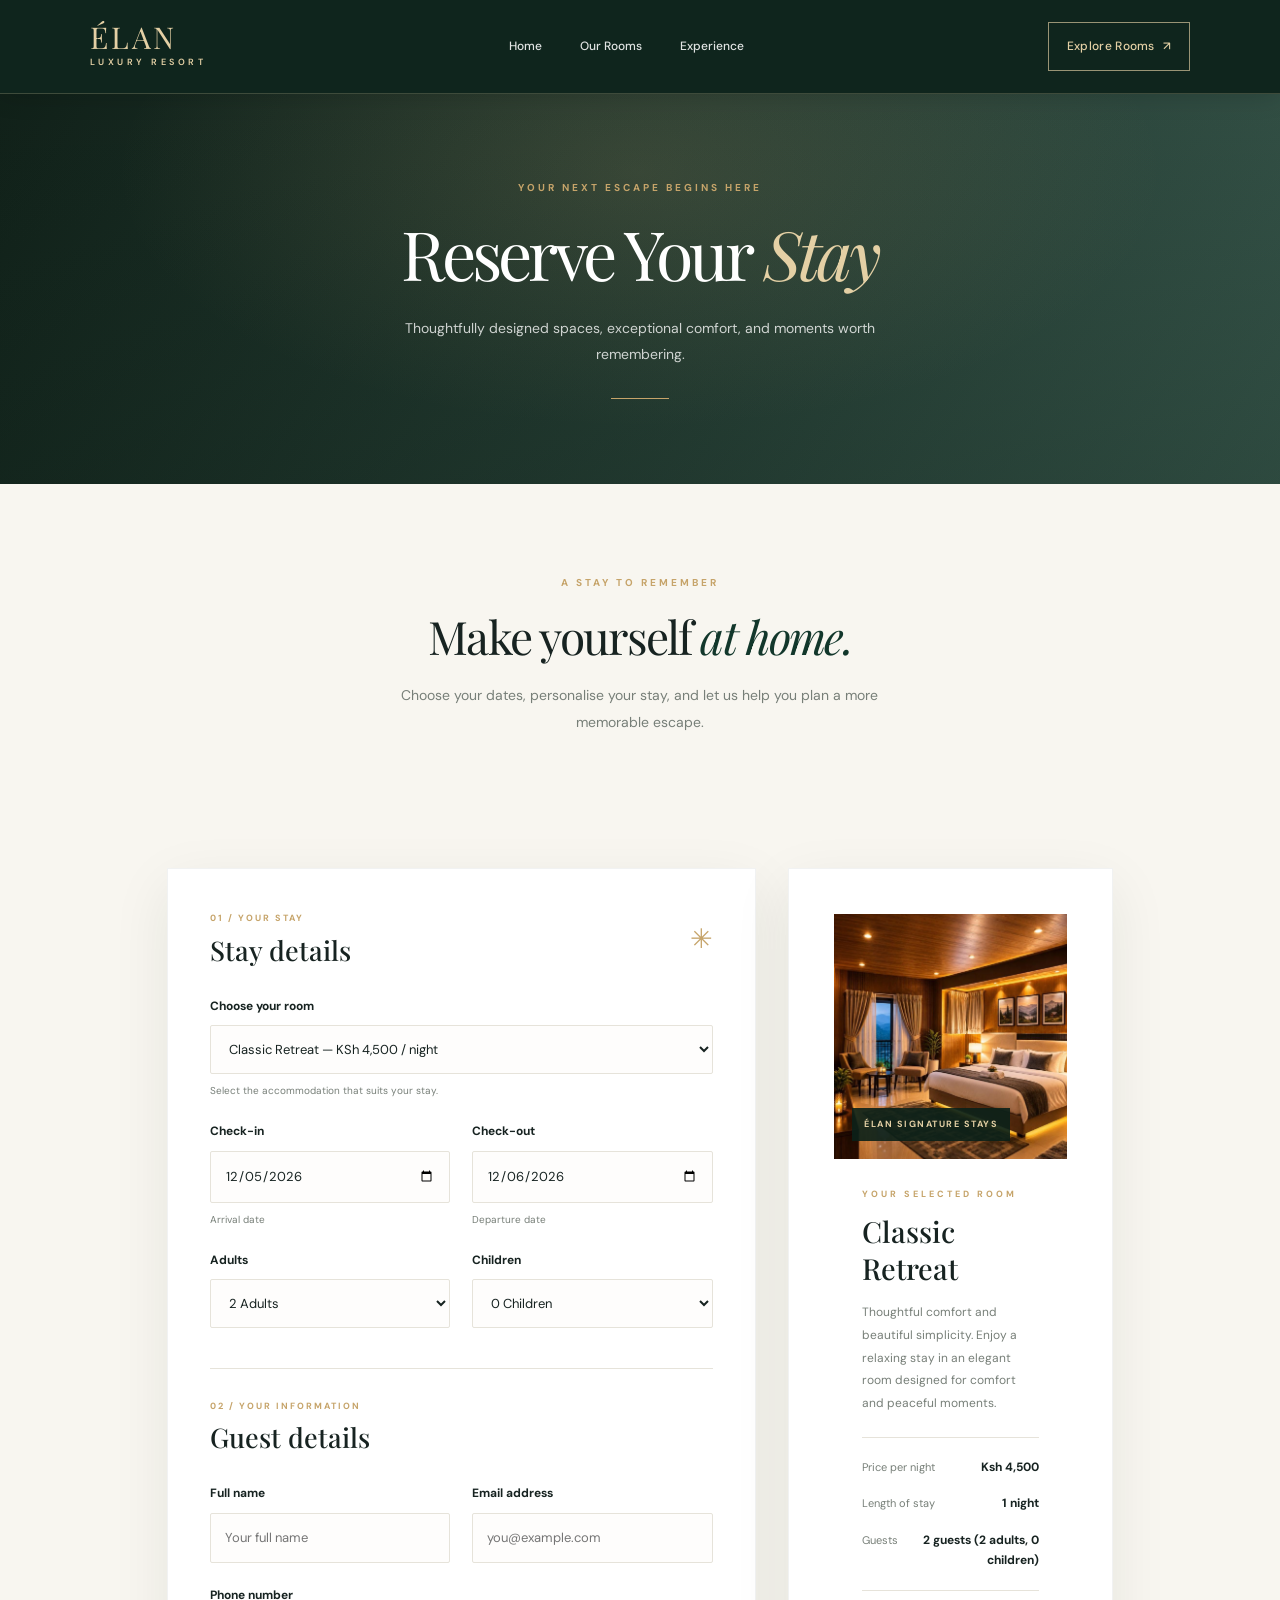
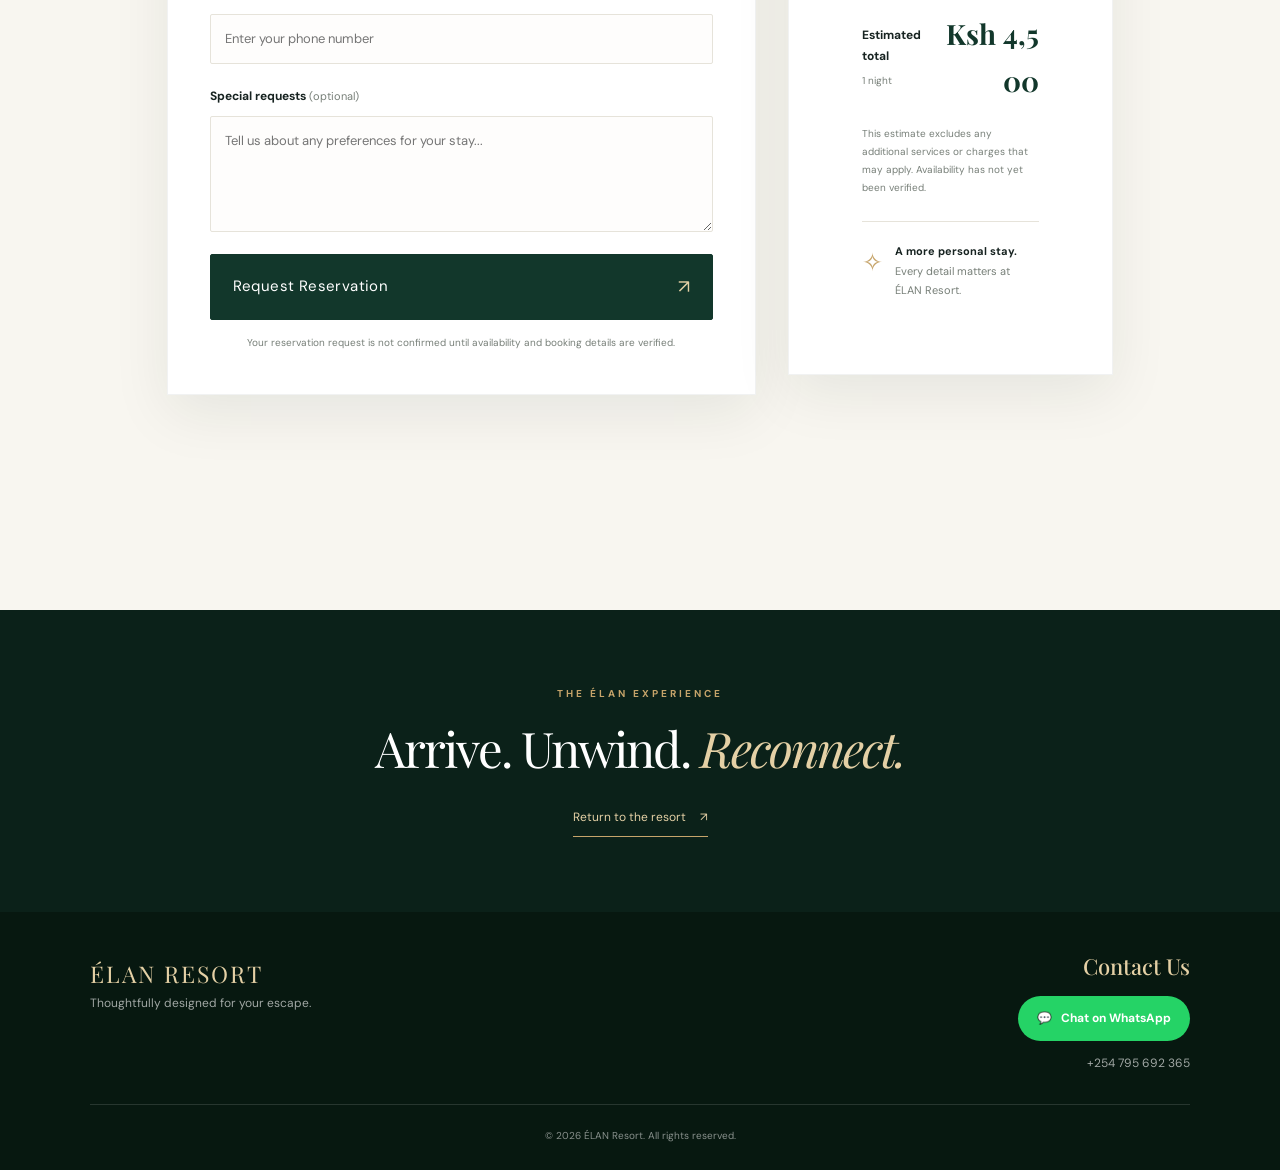
<file: booking.html>
<!DOCTYPE html>
<html lang="en">
<head>
  <meta charset="UTF-8">
  <meta name="viewport" content="width=device-width, initial-scale=1.0">

  <title>Reserve Your Stay | ÉLAN Resort</title>
  <meta
    name="description"
    content="Reserve your luxury stay at ÉLAN Resort. Choose your room, dates and guests for a relaxing getaway."
  >

  <meta name="theme-color" content="#0B2119">

  <link rel="preconnect" href="https://fonts.googleapis.com">
  <link rel="preconnect" href="https://fonts.gstatic.com" crossorigin>
  <link
    href="https://fonts.googleapis.com/css2?family=DM+Sans:wght@400;500;600;700&family=Playfair+Display:wght@400;500;600;700&display=swap"
    rel="stylesheet"
  >

  <link rel="stylesheet" href="style.css">
  <link rel="stylesheet" href="booking.css">
  <link rel="icon" type="image/svg+xml" href="favicon.svg">

  <script src="booking.js" defer></script>
</head>

<body class="booking-page">

  <!-- HEADER AND MOBILE NAVIGATION -->
  <header class="booking-header">

    <a href="index.html" class="booking-brand" aria-label="ÉLAN Resort home">
      <span class="booking-brand-name">ÉLAN</span>
      <span class="booking-brand-subtitle">LUXURY RESORT</span>
    </a>

    <button
      class="booking-menu-toggle"
      id="bookingMenuToggle"
      type="button"
      aria-label="Open navigation menu"
      aria-controls="bookingNavigation"
      aria-expanded="false"
    >
      <span></span>
      <span></span>
      <span></span>
    </button>

    <nav
      class="booking-navigation"
      id="bookingNavigation"
      aria-label="Main navigation"
    >
      <a href="index.html">Home</a>
      <a href="index.html#rooms">Our Rooms</a>
      <a href="index.html#experience">Experience</a>
      <a href="index.html#rooms" class="booking-mobile-cta">
        Explore Rooms <span aria-hidden="true">↗</span>
      </a>
    </nav>

    <a href="index.html#rooms" class="booking-header-link">
      Explore Rooms <span aria-hidden="true">↗</span>
    </a>

  </header>

  <main>

    <!-- PAGE INTRODUCTION -->
    <section class="booking-hero">
      <div class="booking-hero-overlay"></div>

      <div class="booking-hero-content">
        <p class="booking-eyebrow">
          YOUR NEXT ESCAPE BEGINS HERE
        </p>

        <h1>Reserve Your <em>Stay</em></h1>

        <p>
          Thoughtfully designed spaces, exceptional comfort,
          and moments worth remembering.
        </p>

        <div class="booking-hero-line"></div>
      </div>
    </section>

    <!-- BOOKING SECTION -->
    <section class="booking-section" id="reservation">

      <div class="booking-introduction">
        <p class="booking-eyebrow">A STAY TO REMEMBER</p>

        <h2>Make yourself <em>at home.</em></h2>

        <p>
          Choose your dates, personalise your stay, and let us
          help you plan a more memorable escape.
        </p>
      </div>

      <div class="booking-layout">

        <!-- BOOKING FORM -->
        <div class="booking-form-card">

          <div class="booking-form-heading">
            <div>
              <span class="booking-step">01 / YOUR STAY</span>
              <h3>Stay details</h3>
            </div>

            <span class="booking-heading-icon" aria-hidden="true">✳</span>
          </div>

          <form id="bookingForm">

            <!-- ROOM -->
            <div class="booking-field booking-field-full">
              <label for="roomType">Choose your room</label>

              <select id="roomType" name="roomType" required>
                <option value="Classic Retreat">
                  Classic Retreat — KSh 4,500 / night
                </option>
                <option value="Serenity Double">
                  Serenity Double — KSh 7,500 / night
                </option>
                <option value="The Élan Suite">
                  The Élan Suite — KSh 12,000 / night
                </option>
              </select>

              <small class="booking-field-hint">
                Select the accommodation that suits your stay.
              </small>
            </div>

            <!-- DATES -->
            <div class="booking-form-grid">

              <div class="booking-field">
                <label for="checkIn">Check-in</label>
                <input
                  type="date"
                  id="checkIn"
                  name="checkIn"
                  required
                >
                <small>Arrival date</small>
              </div>

              <div class="booking-field">
                <label for="checkOut">Check-out</label>
                <input
                  type="date"
                  id="checkOut"
                  name="checkOut"
                  required
                >
                <small>Departure date</small>
              </div>

            </div>

            <!-- GUESTS -->
            <div class="booking-form-grid">

              <div class="booking-field">
                <label for="adults">Adults</label>

                <select id="adults" name="adults" required>
                  <option value="1">1 Adult</option>
                  <option value="2" selected>2 Adults</option>
                  <option value="3">3 Adults</option>
                  <option value="4">4 Adults</option>
                </select>
              </div>

              <div class="booking-field">
                <label for="children">Children</label>

                <select id="children" name="children">
                  <option value="0" selected>0 Children</option>
                  <option value="1">1 Child</option>
                  <option value="2">2 Children</option>
                  <option value="3">3 Children</option>
                </select>
              </div>

            </div>

            <!-- GUEST INFORMATION -->
            <div class="booking-form-heading booking-guest-heading">
              <div>
                <span class="booking-step">02 / YOUR INFORMATION</span>
                <h3>Guest details</h3>
              </div>
            </div>

            <div class="booking-form-grid">

              <div class="booking-field">
                <label for="guestName">Full name</label>
                <input
                  type="text"
                  id="guestName"
                  name="guestName"
                  placeholder="Your full name"
                  autocomplete="name"
                  required
                >
              </div>

              <div class="booking-field">
                <label for="guestEmail">Email address</label>
                <input
                  type="email"
                  id="guestEmail"
                  name="guestEmail"
                  placeholder="you@example.com"
                  autocomplete="email"
                  required
                >
              </div>

            </div>

            <div class="booking-field booking-field-full">
              <label for="guestPhone">Phone number</label>

              <input
                type="tel"
                id="guestPhone"
                name="guestPhone"
                placeholder="Enter your phone number"
                autocomplete="tel"
                required
              >
            </div>

            <div class="booking-field booking-field-full">
              <label for="specialRequests">
                Special requests
                <span class="booking-optional">(optional)</span>
              </label>

              <textarea
                id="specialRequests"
                name="specialRequests"
                rows="4"
                placeholder="Tell us about any preferences for your stay..."
              ></textarea>
            </div>

            <!-- MOBILE PRICE SUMMARY -->
            <div class="booking-mobile-summary">
              <span>Estimated total</span>
              <strong id="mobileTotal">KSh 4,500</strong>
            </div>

            <button type="submit" class="booking-submit-btn">
              Request Reservation
              <span aria-hidden="true">↗</span>
            </button>

            <p class="booking-form-note">
              Your reservation request is not confirmed until
              availability and booking details are verified.
            </p>

          </form>

          <!-- CONFIRMATION MESSAGE -->
          <div
            id="bookingConfirmation"
            class="booking-confirmation"
            role="status"
            aria-live="polite"
            hidden
          >
            <div class="booking-confirmation-icon" aria-hidden="true">✓</div>

            <h3>Request prepared</h3>

            <p id="confirmationMessage"></p>

            <button
              type="button"
              id="editBooking"
              class="booking-edit-btn"
            >
              Return to booking form
            </button>
          </div>

        </div>

        <!-- STAY SUMMARY -->
        <aside class="booking-summary-card">

          <div class="booking-summary-image-wrap">
            <img
              id="summaryImage"
              src="images/room1.jpg"
              alt="Classic Retreat accommodation"
              class="booking-summary-image"
            >

            <span class="booking-image-label">
              ÉLAN SIGNATURE STAYS
            </span>
          </div>

          <div class="booking-summary-content">

            <p class="booking-eyebrow">YOUR SELECTED ROOM</p>

            <h3 id="summaryRoomName">Classic Retreat</h3>

            <p id="summaryDescription" class="booking-summary-description">
              Thoughtful comfort and beautiful simplicity.
              Enjoy an elegant room designed for peaceful moments.
            </p>

            <div class="booking-summary-divider"></div>

            <div class="booking-price-row">
              <span>Price per night</span>
              <strong id="summaryPrice">KSh 4,500</strong>
            </div>

            <div class="booking-price-row">
              <span>Length of stay</span>
              <strong id="summaryNights">1 night</strong>
            </div>

            <div class="booking-price-row">
              <span>Guests</span>
              <strong id="summaryGuests">2 adults</strong>
            </div>

            <div class="booking-summary-divider"></div>

            <div class="booking-total-row">
              <div>
                <span>Estimated total</span>
                <small id="summaryTotalNote">1 night</small>
              </div>

              <strong id="summaryTotal">KSh 4,500</strong>
            </div>

            <p class="booking-summary-disclaimer">
              This estimate excludes any additional services or
              charges that may apply. Availability has not yet
              been verified.
            </p>

            <div class="booking-trust-note">
              <span aria-hidden="true">✧</span>

              <p>
                <strong>A more personal stay.</strong>
                <br>
                Every detail matters at ÉLAN Resort.
              </p>
            </div>

          </div>
        </aside>

      </div>
    </section>

    <!-- CLOSING BANNER -->
    <section class="booking-bottom-banner">
      <p class="booking-eyebrow">THE ÉLAN EXPERIENCE</p>

      <h2>Arrive. Unwind. <em>Reconnect.</em></h2>

      <a href="index.html" class="booking-back-link">
        Return to the resort <span aria-hidden="true">↗</span>
      </a>
    </section>

  </main>

  <!-- FOOTER -->
  <footer class="booking-footer">

    <div class="booking-footer-branding">
      <a href="index.html" class="booking-footer-brand">
        ÉLAN RESORT
      </a>

      <p>Thoughtfully designed for your escape.</p>
    </div>

    <div class="booking-footer-contact">
      <h3>Contact Us</h3>

      <a
        href="https://wa.me/254795692365?text=Hello%20%C3%89LAN%20Resort!%20I%20would%20like%20to%20enquire%20about%20booking%20a%20room."
        target="_blank"
        rel="noopener noreferrer"
        class="booking-whatsapp-btn"
        aria-label="Contact ÉLAN Resort on WhatsApp"
      >
        <span aria-hidden="true">💬</span>
        Chat on WhatsApp
      </a>

      <p class="booking-contact-number">+254 795 692 365</p>
    </div>

    <div class="booking-footer-bottom">
      <p>
        © <span id="bookingYear"></span>
        ÉLAN Resort. All rights reserved.
      </p>
    </div>

  </footer>

</body>
</html>
</file>
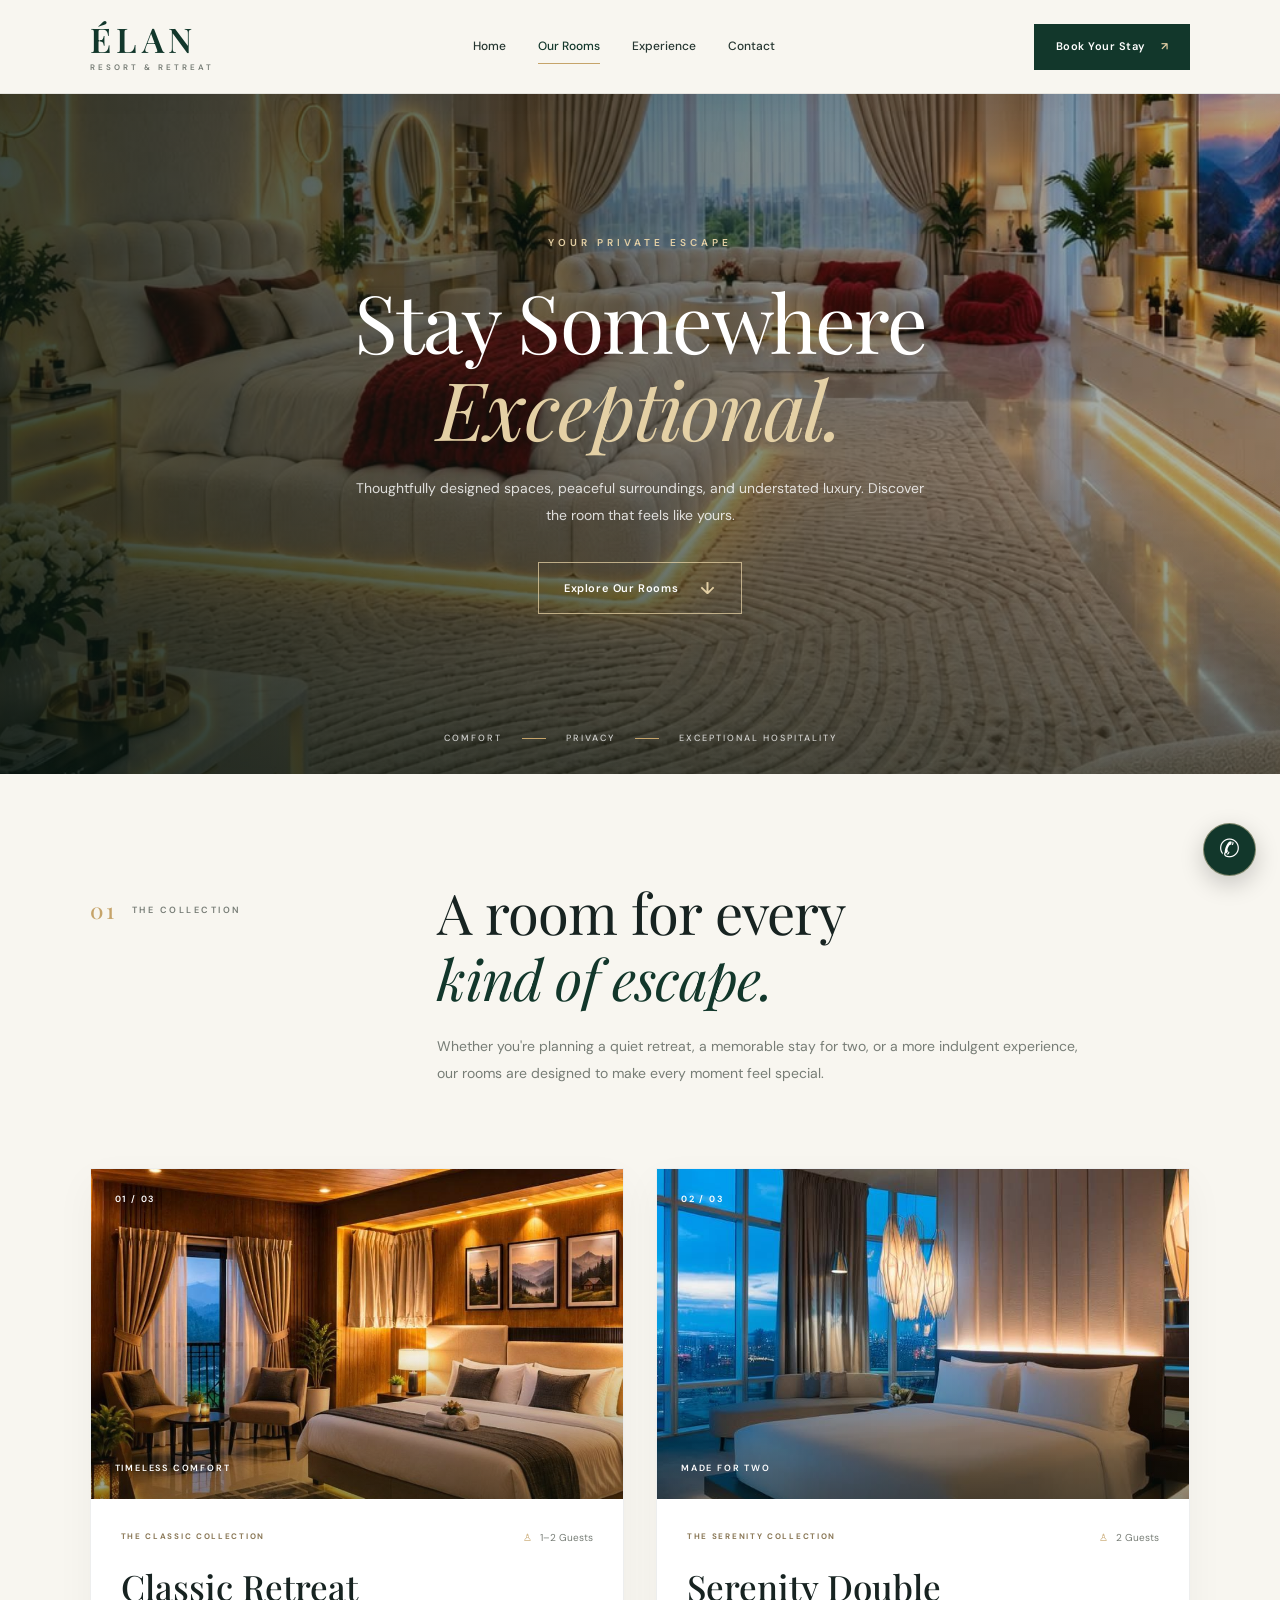
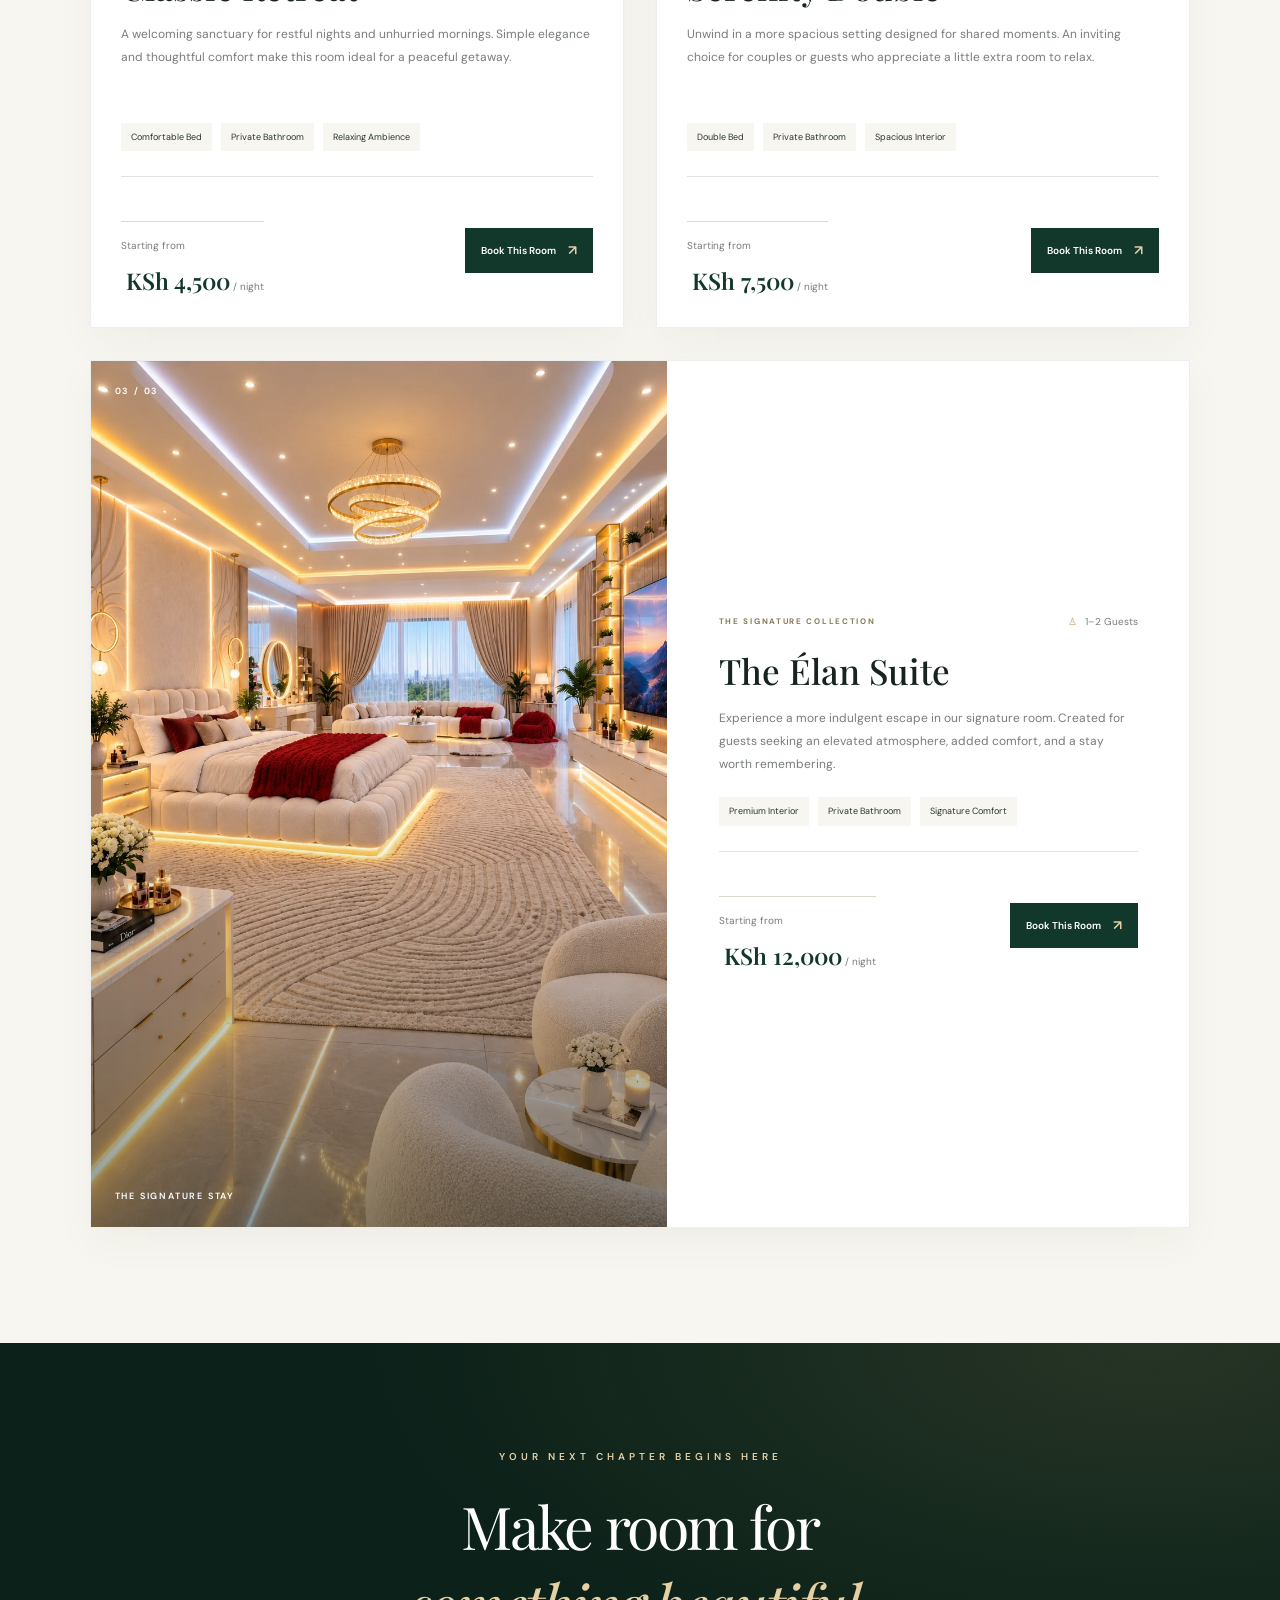
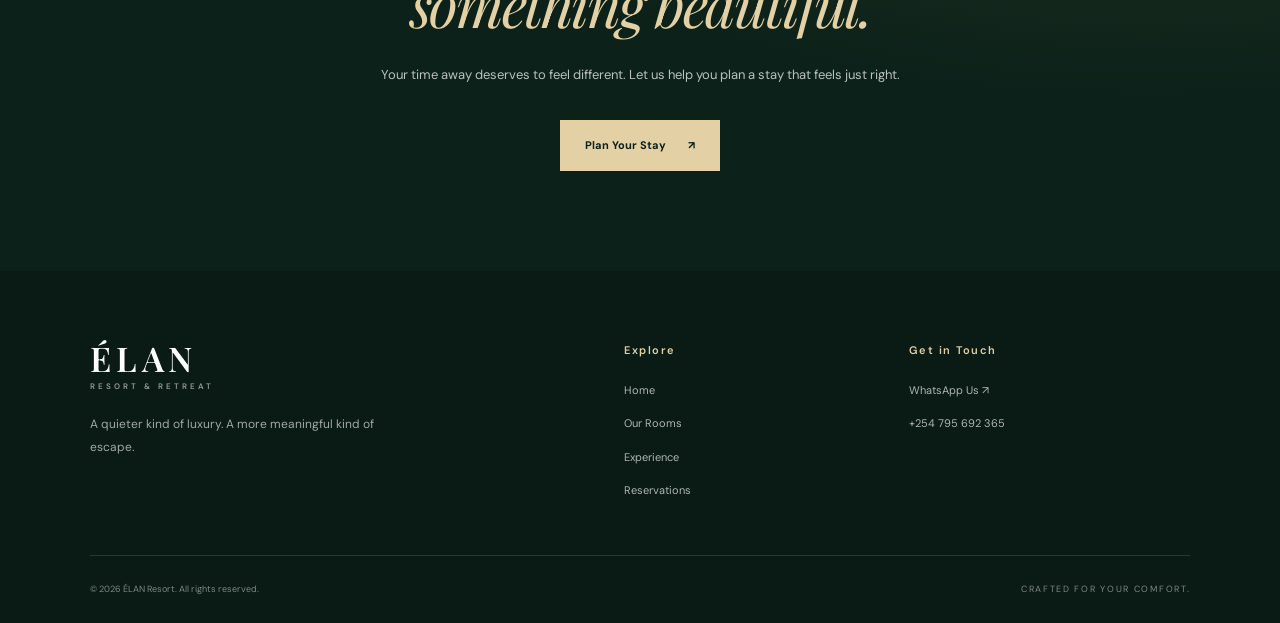
<file: room.html>
<!DOCTYPE html>
<html lang="en">
<head>
  <meta charset="UTF-8">
  <meta name="viewport" content="width=device-width, initial-scale=1.0">

  <title>Our Rooms | ÉLAN Resort</title>

  <meta
    name="description"
    content="Discover the Classic Retreat, Serenity Double, and Élan Suite at ÉLAN Resort. Find your perfect stay and book your room."
  >

  <link rel="preconnect" href="https://fonts.googleapis.com">
  <link rel="preconnect" href="https://fonts.gstatic.com" crossorigin>

  <link
    href="https://fonts.googleapis.com/css2?family=DM+Sans:wght@400;500;600;700&family=Playfair+Display:wght@400;500;600;700&display=swap"
    rel="stylesheet"
  >

  <link rel="stylesheet" href="style.css">
  <link rel="stylesheet" href="room.css">
  <link rel="icon" type="image/svg+xml" href="favicon.svg">

  <script src="room.js" defer></script>
</head>

<body class="room-page">

  <!-- HEADER -->
  <header class="room-header" id="roomHeader">
    <a href="index.html" class="room-brand" aria-label="ÉLAN Resort home">
      <span class="room-brand-name">ÉLAN</span>
      <span class="room-brand-subtitle">RESORT &amp; RETREAT</span>
    </a>

    <button
      class="room-menu-toggle"
      id="roomMenuToggle"
      type="button"
      aria-label="Open navigation menu"
      aria-controls="roomNavigation"
      aria-expanded="false"
    >
      <span></span>
      <span></span>
      <span></span>
    </button>

    <nav class="room-navigation" id="roomNavigation" aria-label="Main navigation">
      <a href="index.html">Home</a>
      <a href="room.html" class="active" aria-current="page">Our Rooms</a>
      <a href="index.html#experience">Experience</a>
      <a href="#contact">Contact</a>

      <a href="booking.html" class="room-mobile-book">
        Book Your Stay
      </a>
    </nav>

    <a href="booking.html" class="room-header-cta">
      Book Your Stay
      <span aria-hidden="true">↗</span>
    </a>
  </header>

  <main>
    <!-- HERO -->
    <section class="rooms-hero">
      <div class="rooms-hero-overlay"></div>

      <div class="rooms-hero-content">
        <span class="rooms-eyebrow">YOUR PRIVATE ESCAPE</span>

        <h1>
          Stay Somewhere
          <em>Exceptional.</em>
        </h1>

        <p>
          Thoughtfully designed spaces, peaceful surroundings, and
          understated luxury. Discover the room that feels like yours.
        </p>

        <a href="#allRooms" class="rooms-hero-button">
          Explore Our Rooms
          <span aria-hidden="true">↓</span>
        </a>
      </div>

      <div class="rooms-hero-caption">
        <span>COMFORT</span>
        <span class="caption-divider"></span>
        <span>PRIVACY</span>
        <span class="caption-divider"></span>
        <span>EXCEPTIONAL HOSPITALITY</span>
      </div>
    </section>

    <!-- INTRODUCTION -->
    <section class="rooms-introduction" id="allRooms">
      <div class="rooms-intro-label">
        <span class="rooms-section-number">01</span>
        <span>THE COLLECTION</span>
      </div>

      <div class="rooms-intro-content">
        <h2>
          A room for every
          <em>kind of escape.</em>
        </h2>

        <p>
          Whether you're planning a quiet retreat, a memorable stay for
          two, or a more indulgent experience, our rooms are designed
          to make every moment feel special.
        </p>
      </div>
    </section>

    <!-- ROOM COLLECTION -->
    <section class="rooms-collection" aria-label="Available room types">

      <!-- CLASSIC RETREAT -->
      <article class="room-card" id="classic-retreat">
        <div class="room-card-image">
          <img
            src="images/room1.jpg"
            alt="Classic Retreat guest room"
            loading="lazy"
          >

          <span class="room-image-number">01 / 03</span>

          <span class="room-image-tag">TIMELESS COMFORT</span>
        </div>

        <div class="room-card-content">
          <div class="room-card-topline">
            <span class="room-category">THE CLASSIC COLLECTION</span>
            <span class="room-capacity">
              <span aria-hidden="true">♙</span> 1–2 Guests
            </span>
          </div>

          <h3>Classic Retreat</h3>

          <p class="room-description">
            A welcoming sanctuary for restful nights and unhurried
            mornings. Simple elegance and thoughtful comfort make this
            room ideal for a peaceful getaway.
          </p>

          <div class="room-features">
            <span>Comfortable Bed</span>
            <span>Private Bathroom</span>
            <span>Relaxing Ambience</span>
          </div>

          <div class="room-card-bottom">
            <div class="room-price">
              <span class="room-price-label">Starting from</span>
              <p><strong>KSh 4,500</strong><span> / night</span></p>
            </div>

            <a
              class="room-book-button"
              href="booking.html?room=Classic%20Retreat"
              data-room="Classic Retreat"
            >
              Book This Room
              <span aria-hidden="true">↗</span>
            </a>
          </div>
        </div>
      </article>

      <!-- SERENITY DOUBLE -->
      <article class="room-card" id="serenity-double">
        <div class="room-card-image">
          <img
            src="images/room2.jpg"
            alt="Serenity Double guest room"
            loading="lazy"
          >

          <span class="room-image-number">02 / 03</span>

          <span class="room-image-tag">MADE FOR TWO</span>
        </div>

        <div class="room-card-content">
          <div class="room-card-topline">
            <span class="room-category">THE SERENITY COLLECTION</span>
            <span class="room-capacity">
              <span aria-hidden="true">♙</span> 2 Guests
            </span>
          </div>

          <h3>Serenity Double</h3>

          <p class="room-description">
            Unwind in a more spacious setting designed for shared
            moments. An inviting choice for couples or guests who
            appreciate a little extra room to relax.
          </p>

          <div class="room-features">
            <span>Double Bed</span>
            <span>Private Bathroom</span>
            <span>Spacious Interior</span>
          </div>

          <div class="room-card-bottom">
            <div class="room-price">
              <span class="room-price-label">Starting from</span>
              <p><strong>KSh 7,500</strong><span> / night</span></p>
            </div>

            <a
              class="room-book-button"
              href="booking.html?room=Serenity%20Double"
              data-room="Serenity Double"
            >
              Book This Room
              <span aria-hidden="true">↗</span>
            </a>
          </div>
        </div>
      </article>

      <!-- ELAN SUITE -->
      <article class="room-card room-card-featured" id="elan-suite">
        <div class="room-card-image">
          <img
            src="images/suiteroom.jpg"
            alt="The Élan Suite guest room"
            loading="lazy"
          >

          <span class="room-image-number">03 / 03</span>

          <span class="room-image-tag">THE SIGNATURE STAY</span>
        </div>

        <div class="room-card-content">
          <div class="room-card-topline">
            <span class="room-category">THE SIGNATURE COLLECTION</span>
            <span class="room-capacity">
              <span aria-hidden="true">♙</span> 1–2 Guests
            </span>
          </div>

          <h3>The Élan Suite</h3>

          <p class="room-description">
            Experience a more indulgent escape in our signature room.
            Created for guests seeking an elevated atmosphere, added
            comfort, and a stay worth remembering.
          </p>

          <div class="room-features">
            <span>Premium Interior</span>
            <span>Private Bathroom</span>
            <span>Signature Comfort</span>
          </div>

          <div class="room-card-bottom">
            <div class="room-price">
              <span class="room-price-label">Starting from</span>
              <p><strong>KSh 12,000</strong><span> / night</span></p>
            </div>

            <a
              class="room-book-button"
              href="booking.html?room=The%20%C3%89lan%20Suite"
              data-room="The Élan Suite"
            >
              Book This Room
              <span aria-hidden="true">↗</span>
            </a>
          </div>
        </div>
      </article>

    </section>

    <!-- CLOSING BANNER -->
    <section class="rooms-closing">
      <div class="rooms-closing-content">
        <span class="rooms-eyebrow">YOUR NEXT CHAPTER BEGINS HERE</span>

        <h2>
          Make room for
          <em>something beautiful.</em>
        </h2>

        <p>
          Your time away deserves to feel different. Let us help you
          plan a stay that feels just right.
        </p>

        <a href="booking.html" class="rooms-closing-button">
          Plan Your Stay
          <span aria-hidden="true">↗</span>
        </a>
      </div>
    </section>
  </main>

  <!-- FOOTER -->
  <footer class="room-footer" id="contact">
    <div class="room-footer-main">
      <div class="room-footer-brand">
        <a href="index.html" class="room-brand">
          <span class="room-brand-name">ÉLAN</span>
          <span class="room-brand-subtitle">RESORT &amp; RETREAT</span>
        </a>

        <p>
          A quieter kind of luxury. A more meaningful kind of escape.
        </p>
      </div>

      <div class="room-footer-column">
        <h4>Explore</h4>
        <a href="index.html">Home</a>
        <a href="room.html">Our Rooms</a>
        <a href="index.html#experience">Experience</a>
        <a href="booking.html">Reservations</a>
      </div>

      <div class="room-footer-column">
        <h4>Get in Touch</h4>

        <a
          href="https://wa.me/254795692365?text=Hello%20%C3%89LAN%20Resort!%20I%20would%20like%20to%20enquire%20about%20a%20room."
          target="_blank"
          rel="noopener noreferrer"
        >
          WhatsApp Us ↗
        </a>

        <a href="tel:+254795692365">+254 795 692 365</a>
      </div>
    </div>

    <div class="room-footer-bottom">
      <p>© <span id="roomYear"></span> ÉLAN Resort. All rights reserved.</p>
      <p>CRAFTED FOR YOUR COMFORT.</p>
    </div>
  </footer>

  <a
    class="room-whatsapp-float"
    href="https://wa.me/254795692365?text=Hello%20%C3%89LAN%20Resort!%20I%20would%20like%20to%20enquire%20about%20a%20room."
    target="_blank"
    rel="noopener noreferrer"
    aria-label="Contact ÉLAN Resort on WhatsApp"
  >
    <span aria-hidden="true">✆</span>
  </a>

</body>
</html>
</file>
<file: style.css>
/* =========================================
   ÉLAN RESORT — LUXURY DESIGN SYSTEM
   Fixed Navbar + Centered Hero + Working Mobile Menu
========================================= */

/* 1. DESIGN VARIABLES */

:root {
  --ink: #172321;
  --ink-soft: #263631;
  --ivory: #F8F6F0;
  --white: #FFFFFF;
  --gold: #C6A46A;
  --gold-light: #E4D0A5;
  --muted: #777D75;
  --line: #E5E0D5;
  --serif: "Playfair Display", Georgia, serif;
  --sans: "DM Sans", Arial, sans-serif;
  --page-width: 1380px;
  --header-height: 100px;
}

/* 2. RESET AND GLOBAL STYLES */

* {
  margin: 0;
  padding: 0;
  box-sizing: border-box;
}

html {
  scroll-behavior: smooth;
  scroll-padding-top: 110px;
}

body {
  padding-top: var(--header-height);
  background: var(--ivory);
  color: var(--ink);
  font-family: var(--sans);
  font-size: 15px;
  line-height: 1.7;
  -webkit-font-smoothing: antialiased;
}

body.menu-open {
  overflow: hidden;
}

img {
  display: block;
  width: 100%;
  height: auto;
}

a {
  color: inherit;
  text-decoration: none;
}

button,
input,
select,
textarea {
  font: inherit;
}

button,
a {
  -webkit-tap-highlight-color: transparent;
}

button {
  cursor: pointer;
}

button:focus-visible,
a:focus-visible,
input:focus-visible,
select:focus-visible,
textarea:focus-visible {
  outline: 2px solid var(--gold);
  outline-offset: 4px;
}

::selection {
  background: var(--gold-light);
  color: var(--ink);
}

.container {
  width: min(100% - 64px, var(--page-width));
  margin-inline: auto;
}

.section-padding {
  padding: 120px max(7%, calc((100% - var(--page-width)) / 2));
}

/* 3. TYPOGRAPHY */

h1,
h2,
h3 {
  font-family: var(--serif);
  font-weight: 400;
  line-height: 1.15;
}

h1 {
  font-size: clamp(3.5rem, 7.5vw, 7.4rem);
  letter-spacing: -0.055em;
}

h2 {
  font-size: clamp(2.5rem, 4.8vw, 4.8rem);
  letter-spacing: -0.04em;
}

h3 {
  font-size: clamp(1.4rem, 2vw, 1.8rem);
}

h1 em,
h2 em {
  font-weight: 400;
}

.eyebrow {
  color: var(--gold);
  font-size: 10px;
  font-weight: 700;
  letter-spacing: 0.22em;
  line-height: 1.8;
  margin-bottom: 20px;
}

.light-eyebrow {
  color: var(--gold-light);
}

.light-eyebrow span {
  display: inline-block;
  width: 25px;
  height: 1px;
  margin: 0 10px 3px 0;
  background: var(--gold-light);
}

.body-copy {
  max-width: 490px;
  color: var(--muted);
  line-height: 2;
}

/* 4. HEADER AND NAVIGATION */

.site-header {
  position: fixed;
  top: 0;
  left: 0;
  width: 100%;
  z-index: 1000;

  display: flex;
  align-items: center;
  justify-content: space-between;

  min-height: var(--header-height);
  padding: 18px 7%;

  background: var(--ivory);
  border-bottom: 1px solid rgba(23, 35, 33, 0.07);
  box-shadow: 0 4px 20px rgba(0, 0, 0, 0.04);
}

.brand {
  display: inline-flex;
  flex-direction: column;
  align-items: flex-start;
  font-family: var(--serif);
  font-size: 36px;
  font-weight: 600;
  letter-spacing: -0.06em;
  line-height: 1;
}

.brand > span {
  display: inline;
  color: var(--gold);
}

.brand small {
  margin-top: 7px;
  font-family: var(--sans);
  font-size: 8px;
  font-weight: 600;
  letter-spacing: 0.22em;
}

.main-nav {
  display: flex;
  align-items: center;
  gap: clamp(20px, 3vw, 43px);
}

.main-nav > a {
  position: relative;
  font-size: 12px;
  font-weight: 500;
  transition: color 0.25s ease;
}

.main-nav > a:not(.nav-book)::after {
  position: absolute;
  right: 0;
  bottom: -7px;
  left: 0;
  height: 1px;
  background: var(--gold);
  content: "";
  transform: scaleX(0);
  transform-origin: left;
  transition: transform 0.25s ease;
}

.main-nav > a:hover,
.main-nav > a.active {
  color: #967641;
}

.main-nav > a:hover::after,
.main-nav > a.active::after {
  transform: scaleX(1);
}

.main-nav .nav-book {
  padding: 14px 18px;
  background: var(--ink);
  color: var(--white);
  transition: background 0.25s ease;
}

.nav-book span {
  margin-left: 10px;
  color: var(--gold-light);
}

.main-nav .nav-book:hover {
  background: var(--ink-soft);
}

.menu-toggle {
  display: none;
  width: 44px;
  height: 44px;
  flex-shrink: 0;
  flex-direction: column;
  align-items: center;
  justify-content: center;
  gap: 6px;
  border: 1px solid var(--line);
  background: transparent;
  position: relative;
  z-index: 1002;
}

.menu-toggle span {
  display: block;
  width: 19px;
  height: 1px;
  background: var(--ink);
  transition: transform 0.25s ease;
}

.menu-toggle[aria-expanded="true"] span:first-child {
  transform: translateY(3.5px) rotate(45deg);
}

.menu-toggle[aria-expanded="true"] span:last-child {
  transform: translateY(-3.5px) rotate(-45deg);
}

/* 5. BUTTONS AND LINKS */

.button {
  display: inline-flex;
  min-height: 54px;
  align-items: center;
  justify-content: center;
  gap: 25px;
  padding: 15px 23px;
  border: 1px solid transparent;
  font-size: 11px;
  font-weight: 600;
  letter-spacing: 0.03em;
  transition:
    background 0.25s ease,
    color 0.25s ease,
    border-color 0.25s ease,
    transform 0.25s ease;
}

.button:hover {
  transform: translateY(-2px);
}

.button-gold {
  background: var(--gold);
  color: var(--ink);
}

.button-gold:hover {
  background: var(--gold-light);
}

.button-outline {
  border-color: rgba(255, 255, 255, 0.5);
  color: var(--white);
}

.button-outline:hover {
  border-color: var(--gold-light);
  background: var(--gold-light);
  color: var(--ink);
}

.text-link {
  color: var(--white);
  font-size: 11px;
}

.text-link span {
  margin-left: 9px;
  color: var(--gold-light);
}

.underlined-link {
  display: inline-flex;
  align-items: center;
  gap: 24px;
  padding-bottom: 7px;
  border-bottom: 1px solid var(--gold);
  font-size: 11px;
  font-weight: 600;
}

.underlined-link span {
  color: #A5844D;
  transition: transform 0.25s ease;
}

.underlined-link:hover span {
  transform: translate(3px, -3px);
}

/* 6. HOMEPAGE HERO */

.hero {
  position: relative;
  display: flex;
  min-height: min(760px, 83vh);
  min-height: min(760px, 83svh);
  align-items: center;
  justify-content: center;
  overflow: hidden;
  background: var(--ink);
  color: var(--white);
}

.hero-image,
.hero-overlay {
  position: absolute;
  inset: 0;
}

.hero-image {
  background-image: url("images/image1.jpg");
  background-position: center 52%;
  background-size: cover;
  animation: hero-reveal 1.3s ease both;
}

.hero-overlay {
  background:
    linear-gradient(90deg, rgba(12, 24, 21, 0.70), rgba(12, 24, 21, 0.38)),
    linear-gradient(0deg, rgba(12, 24, 21, 0.38), transparent 40%);
}

.hero-content {
  position: relative;
  z-index: 2;
  display: flex;
  width: 100%;
  max-width: 1000px;
  flex-direction: column;
  align-items: center;
  margin: 0 auto;
  padding: 60px 30px;
  text-align: center;
  animation: content-reveal 0.9s 0.15s ease both;
}

.hero h1 {
  max-width: 900px;
  margin-bottom: 25px;
}

.hero h1 em {
  color: var(--gold-light);
}

.hero-description {
  max-width: 520px;
  margin: 0 auto 34px;
  color: rgba(255, 255, 255, 0.85);
  font-size: 14px;
  line-height: 2;
}

.hero-actions {
  display: flex;
  flex-wrap: wrap;
  align-items: center;
  justify-content: center;
  gap: 28px;
}

.hero-bottom {
  position: absolute;
  right: 7%;
  bottom: 30px;
  left: 7%;
  display: flex;
  justify-content: space-between;
  color: rgba(255, 255, 255, 0.7);
  font-size: 9px;
  letter-spacing: 0.17em;
}

.hero-vertical {
  position: absolute;
  top: 50%;
  right: 27px;
  color: rgba(255, 255, 255, 0.7);
  font-size: 9px;
  letter-spacing: 0.18em;
  writing-mode: vertical-rl;
  transform: translateY(-50%);
}

/* 7. WELCOME SECTION */

.welcome {
  display: grid;
  grid-template-columns: 0.7fr 1.1fr 1.2fr;
  align-items: start;
  gap: 50px;
}

.welcome-label {
  padding-top: 9px;
}

.section-number {
  color: var(--muted);
  font-size: 9px;
  letter-spacing: 0.14em;
}

.welcome-content h2 {
  margin-bottom: 27px;
}

.welcome-content h2 em {
  color: #A58A5D;
}

.welcome-content .body-copy {
  margin-bottom: 28px;
}

.welcome-image-wrap {
  position: relative;
  margin-top: 38px;
}

.welcome-image {
  height: 410px;
  object-fit: cover;
}

.image-caption {
  display: flex;
  justify-content: space-between;
  padding-top: 13px;
  color: var(--muted);
  font-size: 9px;
  letter-spacing: 0.12em;
}

/* 8. ROOM CARDS */

.rooms-section {
  background: #F0EEE7;
}

.section-heading {
  display: flex;
  align-items: flex-end;
  justify-content: space-between;
  gap: 30px;
  margin-bottom: 55px;
}

.section-heading h2 {
  max-width: 700px;
}

.section-heading h2 em {
  color: #A58A5D;
}

.section-heading > .underlined-link {
  flex-shrink: 0;
  margin-bottom: 9px;
}

.room-grid {
  display: grid;
  grid-template-columns: repeat(3, minmax(0, 1fr));
  gap: 28px;
}

.room-card {
  min-width: 0;
}

.room-image-link {
  position: relative;
  display: block;
  overflow: hidden;
  background: #D8D4CA;
}

.room-image-link img {
  height: 350px;
  object-fit: cover;
  transition: transform 0.7s cubic-bezier(0.2, 0.65, 0.3, 1);
}

.room-image-link:hover img {
  transform: scale(1.055);
}

.room-tag {
  position: absolute;
  bottom: 16px;
  left: 16px;
  padding: 8px 11px;
  background: rgba(23, 35, 33, 0.85);
  color: var(--white);
  font-size: 8px;
  letter-spacing: 0.15em;
}

.room-card-info {
  display: flex;
  align-items: center;
  justify-content: space-between;
  gap: 15px;
  padding-top: 23px;
}

.room-card-info h3 {
  margin-bottom: 7px;
}

.room-card-info p {
  color: var(--muted);
  font-size: 11px;
}

.room-card-info > a {
  display: grid;
  width: 42px;
  height: 42px;
  flex-shrink: 0;
  place-items: center;
  border: 1px solid var(--line);
  transition: background 0.25s ease, color 0.25s ease;
}

.room-card-info > a:hover {
  background: var(--ink);
  color: var(--white);
}

.room-price {
  margin-top: 20px;
  padding-top: 15px;
  border-top: 1px solid #DDD8CC;
  color: var(--muted);
  font-size: 10px;
}

.room-price strong {
  margin-left: 5px;
  color: var(--ink);
  font-size: 14px;
}

.room-price span {
  font-size: 10px;
}

/* 9. EXPERIENCE SECTION */

.experience-section {
  display: grid;
  grid-template-columns: 1fr 1fr;
  background: var(--ink);
  color: var(--white);
}

.experience-image {
  min-height: 690px;
  background-image: url("images/room4.jpg");
  background-position: center;
  background-size: cover;
}

.experience-content {
  display: flex;
  flex-direction: column;
  align-items: flex-start;
  justify-content: center;
  padding: 90px clamp(35px, 8vw, 120px);
}

.experience-content h2 {
  margin-bottom: 23px;
}

.experience-content h2 em {
  color: var(--gold-light);
}

.experience-content > p:not(.eyebrow) {
  max-width: 430px;
  color: rgba(255, 255, 255, 0.7);
  line-height: 2;
}

.experience-features {
  width: 100%;
  margin: 35px 0;
  border-top: 1px solid rgba(255, 255, 255, 0.15);
}

.experience-features > div {
  display: flex;
  align-items: center;
  gap: 22px;
  padding: 15px 0;
  border-bottom: 1px solid rgba(255, 255, 255, 0.15);
}

.experience-features span {
  color: var(--gold-light);
  font-size: 10px;
}

.experience-features p {
  font-size: 12px;
}

/* 10. QUOTE SECTION */

.quote-section {
  position: relative;
  overflow: hidden;
  text-align: center;
}

.quote-section blockquote {
  max-width: 930px;
  margin: 0 auto;
  font-family: var(--serif);
  font-size: clamp(2rem, 4.5vw, 4.2rem);
  line-height: 1.4;
}

.quote-mark {
  display: block;
  margin-top: 30px;
  color: var(--gold);
  font-family: var(--serif);
  font-size: 35px;
}

/* 11. BOOKING CALL TO ACTION */

.booking-banner {
  display: flex;
  align-items: center;
  justify-content: space-between;
  gap: 40px;
  padding: 85px 10%;
  background: #DAD4C5;
}

.booking-banner h2 {
  max-width: 720px;
  font-size: clamp(2.3rem, 4vw, 4rem);
}

.booking-banner h2 em {
  color: #8C7043;
}

.booking-banner .eyebrow {
  color: #80643A;
}

.booking-banner .button {
  flex-shrink: 0;
  background: var(--ink);
  color: var(--white);
}

.booking-banner .button:hover {
  background: var(--ink-soft);
}

/* 12. FOOTER */

.site-footer {
  padding: 65px 7% 25px;
  background: #111C19;
  color: var(--white);
}

.footer-main {
  display: flex;
  align-items: flex-start;
  justify-content: space-between;
  gap: 35px;
  padding-bottom: 60px;
}

.footer-brand {
  color: var(--white);
}

.footer-main > p {
  color: rgba(255, 255, 255, 0.65);
  font-family: var(--serif);
  font-size: 23px;
  line-height: 1.5;
}

.footer-links {
  display: flex;
  flex-direction: column;
  gap: 13px;
}

.footer-links a {
  color: rgba(255, 255, 255, 0.7);
  font-size: 11px;
  transition: color 0.25s ease;
}

.footer-links a:hover {
  color: var(--gold-light);
}

.footer-bottom {
  display: flex;
  justify-content: space-between;
  gap: 20px;
  padding-top: 20px;
  border-top: 1px solid rgba(255, 255, 255, 0.14);
  color: rgba(255, 255, 255, 0.55);
  font-size: 9px;
  letter-spacing: 0.08em;
}

.footer-bottom a:hover {
  color: var(--gold-light);
}

/* 13. SHARED PAGE HEADERS */

.page-hero {
  position: relative;
  display: flex;
  min-height: 370px;
  align-items: center;
  overflow: hidden;
  padding: 70px 10%;
  background: var(--ink);
  color: var(--white);
}

.page-hero::before {
  position: absolute;
  inset: 0;
  background:
    linear-gradient(90deg, rgba(13, 28, 24, 0.86), rgba(13, 28, 24, 0.3)),
    url("https://images.unsplash.com/photo-1542314831-068cd1dbfeeb?auto=format&fit=crop&w=1800&q=85") center 50% / cover;
  content: "";
}

.page-hero-content {
  position: relative;
  z-index: 1;
  max-width: 780px;
}

.page-hero h1 {
  font-size: clamp(3.2rem, 6vw, 5.8rem);
}

.page-hero h1 em {
  color: var(--gold-light);
}

.page-hero p:not(.eyebrow) {
  max-width: 540px;
  margin-top: 18px;
  color: rgba(255, 255, 255, 0.78);
}

/* 14. ROOMS PAGE */

.rooms-page-intro {
  max-width: 760px;
  margin: 0 auto;
  padding: 90px 30px 55px;
  text-align: center;
}

.rooms-page-intro h2 {
  margin-bottom: 20px;
}

.rooms-page-intro > p:last-child {
  color: var(--muted);
}

.rooms-list {
  display: grid;
  gap: 55px;
  padding: 0 7% 110px;
}

.rooms-list .room-detail {
  display: grid;
  grid-template-columns: 1.1fr 1fr;
  align-items: center;
  gap: clamp(30px, 6vw, 90px);
}

.rooms-list .room-detail:nth-child(even) .room-detail-image {
  order: 2;
}

.room-detail-image {
  position: relative;
  overflow: hidden;
  background: #E5E0D5;
}

.room-detail-image img {
  height: 460px;
  object-fit: cover;
  transition: transform 0.6s ease;
}

.room-detail-image:hover img {
  transform: scale(1.035);
}

.room-detail-content {
  max-width: 510px;
  padding: 30px 0;
}

.room-detail-content h2 {
  margin-bottom: 18px;
}

.room-detail-content > p:not(.eyebrow) {
  margin-bottom: 22px;
  color: var(--muted);
  line-height: 2;
}

.room-amenities {
  display: flex;
  flex-wrap: wrap;
  gap: 10px;
  margin: 25px 0;
}

.room-amenities span {
  padding: 8px 11px;
  border: 1px solid var(--line);
  font-size: 10px;
}

.room-detail-price {
  margin: 22px 0;
  font-size: 11px;
  color: var(--muted);
}

.room-detail-price strong {
  color: var(--ink);
  font-size: 23px;
}

/* 15. BOOKING PAGE */

.booking-layout {
  display: grid;
  grid-template-columns: minmax(0, 1.35fr) minmax(280px, 0.65fr);
  align-items: start;
  gap: 45px;
  padding: 85px 7% 110px;
}

.booking-form-card,
.booking-summary-card {
  padding: clamp(25px, 4vw, 45px);
  border: 1px solid var(--line);
  background: #FFFEFA;
}

.booking-form-card h2,
.booking-summary-card h2 {
  margin-bottom: 12px;
  font-size: clamp(2rem, 3vw, 2.8rem);
}

.booking-form-card > p,
.booking-summary-card > p {
  margin-bottom: 30px;
  color: var(--muted);
  font-size: 12px;
}

.form-section-title {
  margin: 30px 0 18px;
  padding-bottom: 12px;
  border-bottom: 1px solid var(--line);
  font-family: var(--serif);
  font-size: 21px;
}

.form-grid {
  display: grid;
  grid-template-columns: repeat(2, minmax(0, 1fr));
  gap: 20px;
}

.form-field {
  display: flex;
  min-width: 0;
  flex-direction: column;
  gap: 8px;
  margin-bottom: 20px;
}

.form-field.full-width {
  grid-column: 1 / -1;
}

.form-field label {
  font-size: 11px;
  font-weight: 600;
}

.form-field input,
.form-field select,
.form-field textarea {
  width: 100%;
  min-height: 50px;
  padding: 12px 13px;
  border: 1px solid #DCD7CB;
  border-radius: 0;
  background: #FFFFFF;
  color: var(--ink);
  font-size: 12px;
}

.form-field textarea {
  min-height: 100px;
  resize: vertical;
}

.form-field input:focus,
.form-field select:focus,
.form-field textarea:focus {
  border-color: var(--gold);
  outline: 1px solid var(--gold);
}

.form-field input::placeholder,
.form-field textarea::placeholder {
  color: #A0A097;
}

.booking-submit {
  width: 100%;
  margin-top: 15px;
  border: 0;
  background: var(--ink);
  color: var(--white);
  cursor: pointer;
}

.booking-submit:hover {
  background: var(--ink-soft);
}

.booking-submit:disabled {
  cursor: not-allowed;
  opacity: 0.65;
}

.booking-summary-card {
  position: sticky;
  top: 120px;
}

.booking-summary-image {
  width: 100%;
  height: 210px;
  margin-bottom: 25px;
  object-fit: cover;
}

.summary-row {
  display: flex;
  justify-content: space-between;
  gap: 20px;
  padding: 14px 0;
  border-bottom: 1px solid var(--line);
  font-size: 12px;
}

.summary-row span:first-child {
  color: var(--muted);
}

.summary-total {
  display: flex;
  align-items: center;
  justify-content: space-between;
  gap: 15px;
  margin-top: 20px;
  padding-top: 10px;
}

.summary-total span {
  font-size: 12px;
}

.summary-total strong {
  font-family: var(--serif);
  font-size: 28px;
}

.booking-note {
  margin-top: 20px;
  color: var(--muted);
  font-size: 10px;
  line-height: 1.8;
}

.form-message {
  margin-top: 15px;
  font-size: 12px;
  line-height: 1.8;
}

.form-message:empty {
  display: none;
}

.form-message.success {
  color: #287047;
}

.form-message.error {
  color: #A33131;
}

.form-message.info {
  color: #755B2D;
}

/* 16. ANIMATIONS */

@keyframes hero-reveal {
  from {
    opacity: 0.65;
    transform: scale(1.04);
  }

  to {
    opacity: 1;
    transform: scale(1);
  }
}

@keyframes content-reveal {
  from {
    opacity: 0;
    transform: translateY(20px);
  }

  to {
    opacity: 1;
    transform: translateY(0);
  }
}

/* 17. TABLET RESPONSIVENESS */

@media (max-width: 1050px) {
  .site-header {
    padding-inline: 5%;
  }

  .main-nav {
    gap: 20px;
  }

  .main-nav > a {
    font-size: 11px;
  }

  .welcome {
    grid-template-columns: 0.5fr 1fr 1fr;
    gap: 28px;
  }

  .welcome-image {
    height: 340px;
  }

  .room-grid {
    gap: 18px;
  }

  .room-image-link img {
    height: 280px;
  }

  .experience-content {
    padding: 65px 7%;
  }

  .rooms-list .room-detail {
    gap: 35px;
  }

  .room-detail-image img {
    height: 380px;
  }

  .booking-layout {
    gap: 25px;
  }
}

/* 18. MOBILE NAVIGATION AND LAYOUT */

@media (max-width: 760px) {
  :root {
    --header-height: 78px;
  }

  html {
    scroll-padding-top: 88px;
  }

  body {
    padding-top: 78px;
  }

  .container {
    width: calc(100% - 36px);
  }

  .section-padding {
    padding: 75px 6%;
  }

  .site-header {
    min-height: 78px;
    padding: 12px 6%;
  }

  .brand {
    font-size: 31px;
  }

  .menu-toggle {
    display: flex;
  }

  /* Hide the mobile menu until the button is clicked. */
  .main-nav {
    position: absolute;
    top: 100%;
    right: 0;
    left: 0;
    z-index: 1001;

    display: none;
    flex-direction: column;
    align-items: stretch;
    gap: 0;

    width: 100%;
    max-height: calc(100vh - 78px);
    overflow-y: auto;

    padding: 12px 6% 24px;
    border-top: 1px solid var(--line);
    background: var(--ivory);
    box-shadow: 0 18px 30px rgba(0, 0, 0, 0.08);
  }

  /* IMPORTANT: matches the JavaScript's active class. */
  .main-nav.active,
  .main-nav.is-open {
    display: flex;
  }

  .main-nav > a {
    display: block;
    padding: 15px 0;
    border-bottom: 1px solid var(--line);
    font-size: 13px;
  }

  .main-nav > a::after {
    display: none;
  }

  .main-nav .nav-book {
    margin-top: 12px;
    padding: 15px;
    text-align: center;
  }

  .hero {
    min-height: 680px;
    min-height: 82svh;
  }

  .hero-overlay {
    background:
      linear-gradient(90deg, rgba(12, 24, 21, 0.72), rgba(12, 24, 21, 0.28)),
      linear-gradient(0deg, rgba(12, 24, 21, 0.48), transparent 70%);
  }

  .hero-content {
    width: 100%;
    padding: 55px 22px;
  }

  .hero h1 {
    font-size: clamp(3.2rem, 12vw, 5rem);
  }

  .hero-description {
    max-width: 360px;
    font-size: 13px;
  }

  .hero-actions {
    gap: 18px;
  }

  .hero-bottom {
    right: 6%;
    left: 6%;
    font-size: 8px;
  }

  .hero-vertical {
    right: 10px;
  }

  .welcome {
    grid-template-columns: 1fr;
    gap: 28px;
  }

  .welcome-label {
    padding: 0;
  }

  .welcome-content h2 {
    font-size: clamp(2.8rem, 9vw, 4rem);
  }

  .welcome-image-wrap {
    margin-top: 10px;
  }

  .welcome-image {
    height: 340px;
  }

  .section-heading {
    align-items: flex-start;
    flex-direction: column;
    gap: 22px;
    margin-bottom: 35px;
  }

  .section-heading h2 {
    font-size: clamp(2.5rem, 8vw, 3.5rem);
  }

  .room-grid {
    grid-template-columns: 1fr;
    gap: 38px;
  }

  .room-image-link img {
    height: clamp(260px, 75vw, 410px);
  }

  .experience-section {
    grid-template-columns: 1fr;
  }

  .experience-image {
    min-height: 360px;
  }

  .experience-content {
    padding: 70px 7%;
  }

  .experience-content h2 {
    font-size: clamp(2.6rem, 8vw, 3.7rem);
  }

  .quote-section blockquote {
    font-size: clamp(2rem, 7vw, 3rem);
  }

  .booking-banner {
    align-items: flex-start;
    flex-direction: column;
    padding: 65px 7%;
  }

  .booking-banner h2 {
    font-size: clamp(2.4rem, 8vw, 3.5rem);
  }

  .footer-main {
    flex-wrap: wrap;
    gap: 35px;
    padding-bottom: 40px;
  }

  .footer-main > * {
    flex: 1 1 40%;
  }

  .footer-bottom {
    flex-wrap: wrap;
    font-size: 8px;
  }

  .page-hero {
    min-height: 330px;
    padding: 60px 7%;
  }

  .page-hero h1 {
    font-size: clamp(3rem, 10vw, 4.5rem);
  }

  .rooms-page-intro {
    padding: 65px 7% 40px;
  }

  .rooms-list {
    gap: 45px;
    padding: 0 6% 75px;
  }

  .rooms-list .room-detail {
    grid-template-columns: 1fr;
    gap: 20px;
  }

  .rooms-list .room-detail:nth-child(even) .room-detail-image {
    order: 0;
  }

  .room-detail-image img {
    height: clamp(260px, 75vw, 400px);
  }

  .room-detail-content {
    padding: 10px 0;
  }

  .room-detail-content h2 {
    font-size: 2.5rem;
  }

  .booking-layout {
    grid-template-columns: 1fr;
    gap: 25px;
    padding: 55px 5% 75px;
  }

  .booking-form-card,
  .booking-summary-card {
    padding: 25px 20px;
  }

  .booking-summary-card {
    position: static;
  }

  .booking-summary-image {
    height: 240px;
  }
}

/* 19. SMALL MOBILE SCREENS */

@media (max-width: 420px) {
  body {
    font-size: 14px;
  }

  .hero h1 {
    font-size: 3.15rem;
  }

  .hero-actions {
    align-items: center;
    flex-direction: column;
  }

  .hero-bottom span:first-child {
    max-width: 210px;
  }

  .form-grid {
    grid-template-columns: 1fr;
    gap: 0;
  }

  .form-field.full-width {
    grid-column: auto;
  }

  .footer-main {
    flex-direction: column;
  }

  .footer-main > * {
    flex: auto;
  }

  .footer-bottom {
    flex-direction: column;
    gap: 12px;
  }

  .button {
    gap: 15px;
    padding-inline: 17px;
  }
}

/* 20. REDUCED MOTION ACCESSIBILITY */

@media (prefers-reduced-motion: reduce) {
  *,
  *::before,
  *::after {
    scroll-behavior: auto !important;
    animation-duration: 0.01ms !important;
    animation-iteration-count: 1 !important;
    transition-duration: 0.01ms !important;
  }
}

/* =========================================
   ÉLAN RESORT — MODERN ROOM MODAL
   Add this at the VERY BOTTOM of style.css
========================================= */

.room-modal {
  position: fixed !important;
  inset: 0 !important;
  z-index: 99999 !important;

  display: flex !important;
  align-items: center;
  justify-content: center;

  width: 100%;
  height: 100%;
  height: 100dvh;
  padding: 24px;

  opacity: 0;
  visibility: hidden;
  pointer-events: none;

  background: transparent;
  transition:
    opacity 0.3s ease,
    visibility 0.3s ease;
}

.room-modal.is-open {
  opacity: 1;
  visibility: visible;
  pointer-events: auto;
}

/* Dark blurred background */

.room-modal-backdrop {
  position: absolute;
  inset: 0;
  z-index: 0;

  background: rgba(8, 17, 14, 0.78);
  -webkit-backdrop-filter: blur(8px);
  backdrop-filter: blur(8px);

  cursor: pointer;
}

/* Main modal card */

.room-modal-content {
  position: relative;
  z-index: 1;

  display: grid;
  grid-template-columns: 1.05fr 0.95fr;

  width: min(960px, 100%);
  max-height: min(680px, calc(100dvh - 48px));

  overflow: auto;
  overscroll-behavior: contain;

  background: var(--ivory, #F8F6F0);
  color: var(--ink, #172321);

  border: 1px solid rgba(198, 164, 106, 0.45);
  border-radius: 5px;

  box-shadow: 0 30px 100px rgba(0, 0, 0, 0.35);

  opacity: 0;
  transform: translateY(24px) scale(0.98);

  transition:
    opacity 0.35s ease,
    transform 0.35s ease;
}

.room-modal.is-open .room-modal-content {
  opacity: 1;
  transform: translateY(0) scale(1);
}

/* Room photograph */

.room-modal-content > img {
  display: block;
  width: 100%;
  height: 100%;
  min-height: 440px;
  object-fit: cover;
  background: #e8e3d9;
}

/* Text content */

.room-modal-info {
  align-self: center;
  padding: clamp(28px, 4vw, 56px);
}

.room-modal-info .room-category {
  margin: 0 0 18px;

  color: #927344;
  font-size: 0.7rem;
  font-weight: 700;
  letter-spacing: 0.18em;
  line-height: 1.7;
  text-transform: uppercase;
}

.room-modal-info h2 {
  margin: 0 0 20px;

  color: var(--ink, #172321);
  font-family: "Playfair Display", serif;
  font-size: clamp(2rem, 4vw, 3.1rem);
  font-weight: 400;
  line-height: 1.12;
}

.room-modal-info #modalRoomDescription {
  margin: 0 0 24px;

  color: #626b65;
  font-size: 0.95rem;
  line-height: 1.9;
}

.room-modal-info .room-price {
  display: flex;
  flex-wrap: wrap;
  align-items: baseline;
  gap: 8px;

  margin: 0 0 26px;

  color: var(--ink, #172321);
  font-size: 1.35rem;
  font-weight: 600;
}

.room-modal-info .room-price span:last-child {
  color: #727970;
  font-size: 0.8rem;
  font-weight: 400;
}

/* Gold booking button */

.room-book-btn {
  display: inline-flex;
  align-items: center;
  justify-content: center;
  gap: 14px;

  min-height: 52px;
  padding: 15px 23px;

  border: 1px solid var(--gold, #C6A46A);
  background: var(--gold, #C6A46A);
  color: var(--ink, #172321);

  font-size: 0.76rem;
  font-weight: 700;
  letter-spacing: 0.08em;
  text-decoration: none;
  text-transform: uppercase;

  transition:
    background 0.25s ease,
    color 0.25s ease,
    transform 0.25s ease;
}

.room-book-btn:hover {
  background: var(--ink, #172321);
  color: #fff;
  transform: translateY(-2px);
}

.room-book-btn:focus-visible,
.room-modal-close:focus-visible {
  outline: 3px solid #927344;
  outline-offset: 4px;
}

/* Close button */

.room-modal-close {
  position: absolute;
  top: 14px;
  right: 14px;
  z-index: 5;

  display: grid;
  place-items: center;

  width: 44px;
  height: 44px;

  border: 1px solid rgba(23, 35, 33, 0.12);
  border-radius: 50%;

  background: var(--ivory, #F8F6F0);
  color: var(--ink, #172321);

  font-family: Arial, sans-serif;
  font-size: 28px;
  line-height: 1;

  cursor: pointer;

  transition:
    background 0.25s ease,
    color 0.25s ease,
    transform 0.25s ease;
}

.room-modal-close:hover {
  background: var(--ink, #172321);
  color: #fff;
  transform: rotate(90deg);
}

/* Prevent background scrolling */

body.modal-open {
  overflow: hidden;
}

/* Tablet and mobile */

@media (max-width: 700px) {
  .room-modal {
    padding: 14px;
  }

  .room-modal-content {
    grid-template-columns: 1fr;
    width: min(480px, 100%);
    max-height: calc(100dvh - 28px);
    max-height: calc(100vh - 28px);
    max-height: calc(100dvh - 28px);
  }

  .room-modal-content > img {
    width: 100%;
    height: clamp(190px, 30vh, 270px);
    min-height: 0;
  }

  .room-modal-info {
    padding: 26px 24px 30px;
  }

  .room-modal-info h2 {
    padding-right: 18px;
    font-size: 2rem;
  }

  .room-modal-info #modalRoomDescription {
    font-size: 0.9rem;
  }

  .room-modal-close {
    top: 10px;
    right: 10px;
  }

  .room-book-btn {
    width: 100%;
  }
}

/* Respect reduced-motion preferences */

@media (prefers-reduced-motion: reduce) {
  .room-modal,
  .room-modal-content,
  .room-modal-close,
  .room-book-btn {
    transition: none;
  }
}
</file>
<file: booking.css>
/* =========================================
   ÉLAN RESORT — BOOKING PAGE
   Luxury forest green, ivory and champagne
========================================= */

/* 1. DESIGN SYSTEM */

:root {
  --booking-ink: #172321;
  --booking-ink-soft: #263631;
  --booking-forest: #12372B;
  --booking-forest-dark: #0B2119;
  --booking-ivory: #F8F6F0;
  --booking-white: #FFFFFF;
  --booking-gold: #C6A46A;
  --booking-gold-light: #E4D0A5;
  --booking-muted: #777F78;
  --booking-border: #E6E3DA;
  --booking-shadow: 0 18px 55px rgba(16, 34, 26, 0.08);
  --booking-header-height: 94px;
}

* {
  box-sizing: border-box;
}

html {
  scroll-behavior: smooth;
  scroll-padding-top: 110px;
}

body.booking-page {
  margin: 0;
  padding-top: var(--booking-header-height);
  overflow-x: clip;
  background: var(--booking-ivory);
  color: var(--booking-ink);
  font-family: "DM Sans", sans-serif;
  -webkit-font-smoothing: antialiased;
}

.booking-page img {
  display: block;
  max-width: 100%;
}

.booking-page a {
  text-decoration: none;
}

.booking-page button,
.booking-page input,
.booking-page select,
.booking-page textarea {
  font: inherit;
}

.booking-page button,
.booking-page a,
.booking-page input,
.booking-page select,
.booking-page textarea {
  -webkit-tap-highlight-color: transparent;
}

.booking-page a:focus-visible,
.booking-page button:focus-visible,
.booking-page input:focus-visible,
.booking-page select:focus-visible,
.booking-page textarea:focus-visible {
  outline: 2px solid var(--booking-gold);
  outline-offset: 4px;
}

.booking-page section[id],
.booking-page #bookingForm {
  scroll-margin-top: 110px;
}

/* 2. FIXED HEADER */

.booking-header {
  position: fixed !important;
  top: 0 !important;
  left: 0 !important;
  right: 0 !important;
  z-index: 99999;
  width: 100%;
  min-height: var(--booking-header-height);
  margin: 0;
  padding: 18px 7%;
  display: flex;
  align-items: center;
  justify-content: space-between;
  gap: 28px;
  background: rgba(11, 33, 25, 0.98);
  color: var(--booking-white);
  border-bottom: 1px solid rgba(228, 208, 165, 0.22);
  box-shadow: 0 5px 22px rgba(0, 0, 0, 0.12);
  -webkit-backdrop-filter: blur(14px);
  backdrop-filter: blur(14px);
}

.booking-brand {
  display: flex;
  flex-direction: column;
  flex-shrink: 0;
  gap: 3px;
  color: var(--booking-gold-light);
}

.booking-brand-name {
  font-family: "Playfair Display", serif;
  font-size: 30px;
  line-height: 1;
  letter-spacing: 3px;
}

.booking-brand-subtitle {
  font-size: 9px;
  font-weight: 600;
  letter-spacing: 3.5px;
}

.booking-navigation {
  display: flex;
  align-items: center;
  justify-content: center;
  gap: clamp(18px, 3vw, 38px);
}

.booking-navigation a,
.booking-header-link {
  color: rgba(255, 255, 255, 0.88);
  font-size: 12px;
  font-weight: 500;
  transition: color 0.2s ease;
}

.booking-navigation a:hover,
.booking-header-link:hover {
  color: var(--booking-gold-light);
}

.booking-header-link {
  flex-shrink: 0;
  padding: 13px 18px;
  border: 1px solid rgba(228, 208, 165, 0.65);
  color: var(--booking-gold-light);
  letter-spacing: 0.3px;
}

.booking-header-link span,
.booking-navigation a span {
  margin-left: 5px;
}

.booking-menu-toggle {
  display: none;
  width: 46px;
  height: 44px;
  padding: 9px;
  flex-shrink: 0;
  border: 1px solid rgba(228, 208, 165, 0.55);
  border-radius: 5px;
  background: transparent;
  cursor: pointer;
}

.booking-menu-toggle span {
  display: block;
  width: 23px;
  height: 2px;
  margin: 5px auto;
  border-radius: 2px;
  background: var(--booking-gold-light);
  transition:
    transform 0.25s ease,
    opacity 0.25s ease;
}

.booking-menu-toggle[aria-expanded="true"] span:first-child {
  transform: translateY(7px) rotate(45deg);
}

.booking-menu-toggle[aria-expanded="true"] span:nth-child(2) {
  opacity: 0;
}

.booking-menu-toggle[aria-expanded="true"] span:last-child {
  transform: translateY(-7px) rotate(-45deg);
}

.booking-mobile-cta {
  display: none;
}

/* 3. BOOKING HERO */

.booking-hero {
  position: relative;
  isolation: isolate;
  min-height: 390px;
  padding: 80px 7%;
  display: grid;
  place-items: center;
  overflow: hidden;
  background:
    linear-gradient(
      120deg,
      rgba(7, 24, 16, 0.96),
      rgba(18, 55, 43, 0.84)
    );
  color: var(--booking-white);
  text-align: center;
}

.booking-hero::before {
  position: absolute;
  z-index: -1;
  inset: 0;
  content: "";
  background:
    radial-gradient(
      ellipse at 50% 20%,
      rgba(198, 164, 106, 0.15),
      transparent 58%
    );
}

.booking-hero-overlay {
  position: absolute;
  z-index: -1;
  inset: 0;
  background: linear-gradient(
    0deg,
    rgba(7, 24, 16, 0.2),
    transparent
  );
  pointer-events: none;
}

.booking-hero-content {
  width: 100%;
  max-width: 760px;
  margin: auto;
}

.booking-eyebrow {
  margin: 0 0 18px;
  color: var(--booking-gold);
  font-size: 10px;
  font-weight: 700;
  letter-spacing: 3px;
  line-height: 1.7;
}

.booking-hero h1,
.booking-bottom-banner h2 {
  margin: 0;
  font-family: "Playfair Display", serif;
  font-weight: 400;
  line-height: 1.15;
}

.booking-hero h1 {
  font-size: clamp(40px, 5.5vw, 68px);
}

.booking-hero h1 em,
.booking-introduction h2 em,
.booking-bottom-banner h2 em {
  color: var(--booking-gold-light);
  font-weight: 400;
}

.booking-hero-content > p:not(.booking-eyebrow) {
  max-width: 530px;
  margin: 22px auto 0;
  color: rgba(255, 255, 255, 0.78);
  font-size: 14px;
  line-height: 1.9;
}

.booking-hero-line {
  width: 58px;
  height: 1px;
  margin: 30px auto 0;
  background: var(--booking-gold);
}

/* 4. BOOKING SECTION */

.booking-section {
  width: min(1180px, 86%);
  margin: 0 auto;
  padding: 90px 0 105px;
}

.booking-introduction {
  max-width: 650px;
  margin: 0 auto 48px;
  text-align: center;
}

.booking-introduction h2 {
  margin: 0;
  font-family: "Playfair Display", serif;
  font-size: clamp(32px, 4vw, 46px);
  font-weight: 400;
  line-height: 1.2;
}

.booking-introduction h2 em {
  color: var(--booking-forest);
}

.booking-introduction > p:last-child {
  max-width: 530px;
  margin: 18px auto 0;
  color: var(--booking-muted);
  font-size: 14px;
  line-height: 1.9;
}

.booking-layout {
  display: grid;
  grid-template-columns: minmax(0, 1.45fr) minmax(290px, 0.8fr);
  align-items: start;
  gap: 32px;
}

/* 5. BOOKING FORM CARD */

.booking-form-card,
.booking-summary-card {
  min-width: 0;
  background: var(--booking-white);
  border: 1px solid rgba(23, 35, 33, 0.06);
  box-shadow: var(--booking-shadow);
}

.booking-form-card {
  padding: clamp(24px, 4vw, 42px);
}

.booking-form-heading {
  display: flex;
  align-items: center;
  justify-content: space-between;
  gap: 16px;
  margin-bottom: 30px;
}

.booking-step {
  display: block;
  margin-bottom: 8px;
  color: var(--booking-gold);
  font-size: 9px;
  font-weight: 700;
  letter-spacing: 2px;
}

.booking-form-heading h3 {
  margin: 0;
  font-family: "Playfair Display", serif;
  font-size: 27px;
  font-weight: 500;
}

.booking-heading-icon {
  color: var(--booking-gold);
  font-size: 27px;
}

.booking-guest-heading {
  margin-top: 40px;
  padding-top: 30px;
  border-top: 1px solid var(--booking-border);
}

/* Form layout */

.booking-form-grid {
  display: grid;
  grid-template-columns: repeat(2, minmax(0, 1fr));
  gap: 22px;
  margin-bottom: 22px;
}

.booking-field {
  min-width: 0;
  margin-bottom: 22px;
}

.booking-form-grid .booking-field {
  margin-bottom: 0;
}

.booking-field-full {
  width: 100%;
}

.booking-field label {
  display: block;
  margin-bottom: 9px;
  color: var(--booking-ink);
  font-size: 12px;
  font-weight: 700;
}

.booking-field input,
.booking-field select,
.booking-field textarea {
  display: block;
  width: 100%;
  min-height: 49px;
  padding: 13px 14px;
  border: 1px solid var(--booking-border);
  border-radius: 2px;
  outline: none;
  background: #FEFDFC;
  color: var(--booking-ink);
  font-size: 13px;
  transition:
    border-color 0.2s ease,
    box-shadow 0.2s ease;
}

.booking-field input:focus,
.booking-field select:focus,
.booking-field textarea:focus {
  border-color: var(--booking-gold);
  box-shadow: 0 0 0 3px rgba(198, 164, 106, 0.12);
}

.booking-field textarea {
  min-height: 115px;
  resize: vertical;
  line-height: 1.7;
}

.booking-field small,
.booking-field-hint {
  display: block;
  margin-top: 8px;
  color: var(--booking-muted);
  font-size: 10px;
  line-height: 1.7;
}

.booking-optional {
  color: var(--booking-muted);
  font-size: 11px;
  font-weight: 400;
}

/* Price summary inside form */

.booking-mobile-summary {
  display: none;
  align-items: center;
  justify-content: space-between;
  gap: 15px;
  margin: 28px 0 18px;
  padding: 18px;
  background: var(--booking-ivory);
  border: 1px solid var(--booking-border);
}

.booking-mobile-summary span {
  color: var(--booking-muted);
  font-size: 12px;
}

.booking-mobile-summary strong {
  color: var(--booking-forest);
  font-family: "Playfair Display", serif;
  font-size: 20px;
}

.booking-submit-btn {
  display: flex;
  align-items: center;
  justify-content: space-between;
  gap: 18px;
  width: 100%;
  min-height: 56px;
  padding: 16px 22px;
  border: 1px solid var(--booking-forest);
  border-radius: 2px;
  background: var(--booking-forest);
  color: var(--booking-white);
  font-size: 12px;
  font-weight: 700;
  letter-spacing: 0.4px;
  cursor: pointer;
  transition:
    background 0.25s ease,
    border-color 0.25s ease,
    transform 0.25s ease;
}

.booking-submit-btn span {
  color: var(--booking-gold-light);
  font-size: 19px;
}

.booking-submit-btn:hover {
  transform: translateY(-2px);
  border-color: var(--booking-forest-dark);
  background: var(--booking-forest-dark);
}

.booking-form-note {
  margin: 14px 0 0;
  color: var(--booking-muted);
  font-size: 10px;
  line-height: 1.8;
  text-align: center;
}

/* 6. ROOM SUMMARY */

.booking-summary-card {
  position: sticky;
  top: calc(var(--booking-header-height) + 24px);
  overflow: hidden;
}

.booking-summary-image-wrap {
  position: relative;
  height: 245px;
  overflow: hidden;
  background: var(--booking-forest);
}

.booking-summary-image {
  width: 100%;
  height: 100%;
  object-fit: cover;
  transition: transform 0.5s ease;
}

.booking-summary-card:hover .booking-summary-image {
  transform: scale(1.035);
}

.booking-image-label {
  position: absolute;
  left: 18px;
  bottom: 18px;
  padding: 9px 12px;
  background: rgba(11, 33, 25, 0.9);
  color: var(--booking-gold-light);
  font-size: 9px;
  font-weight: 700;
  letter-spacing: 1.5px;
}

.booking-summary-content {
  padding: 28px;
}

.booking-summary-content .booking-eyebrow {
  margin-bottom: 10px;
  font-size: 9px;
}

.booking-summary-content h3 {
  margin: 0;
  font-family: "Playfair Display", serif;
  font-size: 29px;
  font-weight: 500;
  line-height: 1.3;
}

.booking-summary-description {
  margin: 13px 0 22px;
  color: var(--booking-muted);
  font-size: 12px;
  line-height: 1.9;
}

.booking-summary-divider {
  height: 1px;
  margin: 19px 0;
  background: var(--booking-border);
}

.booking-price-row {
  display: flex;
  justify-content: space-between;
  align-items: baseline;
  gap: 15px;
  margin: 16px 0;
}

.booking-price-row span {
  color: var(--booking-muted);
  font-size: 11px;
}

.booking-price-row strong {
  color: var(--booking-ink);
  font-size: 12px;
  text-align: right;
}

.booking-total-row {
  display: flex;
  justify-content: space-between;
  align-items: center;
  gap: 15px;
}

.booking-total-row > div {
  display: flex;
  flex-direction: column;
  gap: 6px;
}

.booking-total-row span {
  font-size: 12px;
  font-weight: 700;
}

.booking-total-row small {
  color: var(--booking-muted);
  font-size: 10px;
}

.booking-total-row > strong {
  color: var(--booking-forest);
  font-family: "Playfair Display", serif;
  font-size: clamp(21px, 2.3vw, 28px);
  text-align: right;
  overflow-wrap: anywhere;
}

.booking-summary-disclaimer {
  margin: 20px 0 0;
  color: var(--booking-muted);
  font-size: 10px;
  line-height: 1.8;
}

.booking-trust-note {
  display: flex;
  align-items: flex-start;
  gap: 12px;
  margin-top: 24px;
  padding-top: 20px;
  border-top: 1px solid var(--booking-border);
}

.booking-trust-note > span {
  color: var(--booking-gold);
  font-size: 25px;
}

.booking-trust-note p {
  margin: 0;
  color: var(--booking-muted);
  font-size: 11px;
  line-height: 1.8;
}

.booking-trust-note strong {
  color: var(--booking-ink);
}

/* 7. CONFIRMATION */

.booking-confirmation {
  margin-top: 30px;
  padding: 30px;
  border: 1px solid rgba(18, 55, 43, 0.18);
  background: var(--booking-ivory);
  text-align: center;
}

.booking-confirmation[hidden] {
  display: none !important;
}

.booking-confirmation-icon {
  display: grid;
  place-items: center;
  width: 48px;
  height: 48px;
  margin: 0 auto 15px;
  border-radius: 50%;
  background: var(--booking-forest);
  color: var(--booking-gold-light);
  font-size: 23px;
}

.booking-confirmation h3 {
  margin: 0;
  font-family: "Playfair Display", serif;
  font-size: 27px;
  font-weight: 500;
}

.booking-confirmation p {
  color: var(--booking-muted);
  font-size: 13px;
  line-height: 1.9;
  overflow-wrap: anywhere;
}

.booking-edit-btn {
  margin-top: 12px;
  padding: 13px 18px;
  border: 1px solid var(--booking-forest);
  background: var(--booking-forest);
  color: var(--booking-white);
  cursor: pointer;
}

/* 8. CLOSING BANNER */

.booking-bottom-banner {
  padding: 75px 7%;
  background: var(--booking-forest-dark);
  color: var(--booking-white);
  text-align: center;
}

.booking-bottom-banner h2 {
  font-size: clamp(31px, 4.5vw, 49px);
}

.booking-back-link {
  display: inline-flex;
  align-items: center;
  gap: 14px;
  margin-top: 30px;
  padding-bottom: 9px;
  border-bottom: 1px solid var(--booking-gold);
  color: var(--booking-gold-light);
  font-size: 12px;
}

/* 9. FOOTER */

.booking-footer {
  display: grid;
  grid-template-columns: minmax(0, 1fr) minmax(220px, auto);
  align-items: start;
  gap: 30px;
  padding: 42px 7% 25px;
  background: #071810;
  color: rgba(255, 255, 255, 0.72);
}

.booking-footer-branding {
  min-width: 0;
}

.booking-footer-brand {
  display: inline-block;
  color: var(--booking-gold-light);
  font-family: "Playfair Display", serif;
  font-size: 23px;
  letter-spacing: 2px;
}

.booking-footer-branding p,
.booking-contact-number {
  color: rgba(255, 255, 255, 0.62);
  font-size: 12px;
  line-height: 1.8;
}

.booking-footer-contact {
  text-align: right;
}

.booking-footer-contact h3 {
  margin: 0 0 17px;
  color: var(--booking-gold-light);
  font-family: "Playfair Display", serif;
  font-size: 22px;
  font-weight: 500;
}

.booking-whatsapp-btn {
  display: inline-flex;
  align-items: center;
  justify-content: center;
  gap: 9px;
  padding: 12px 19px;
  border-radius: 50px;
  background: #25D366;
  color: #FFFFFF;
  font-size: 12px;
  font-weight: 700;
  transition:
    transform 0.2s ease,
    box-shadow 0.2s ease;
}

.booking-whatsapp-btn:hover {
  transform: translateY(-2px);
  box-shadow: 0 8px 24px rgba(37, 211, 102, 0.22);
}

.booking-contact-number {
  margin: 12px 0 0;
}

.booking-footer-bottom {
  grid-column: 1 / -1;
  padding-top: 22px;
  border-top: 1px solid rgba(255, 255, 255, 0.13);
  text-align: center;
}

.booking-footer-bottom p {
  margin: 0;
  color: rgba(255, 255, 255, 0.52);
  font-size: 10px;
  line-height: 1.8;
}

/* 10. TABLET */

@media (max-width: 1000px) {
  :root {
    --booking-header-height: 84px;
  }

  body.booking-page {
    padding-top: var(--booking-header-height);
  }

  .booking-header {
    gap: 18px;
    padding-right: 4%;
    padding-left: 4%;
  }

  .booking-navigation {
    gap: 17px;
  }

  .booking-navigation a,
  .booking-header-link {
    font-size: 11px;
  }

  .booking-brand-name {
    font-size: 26px;
  }

  .booking-layout {
    grid-template-columns: minmax(0, 1.2fr) minmax(260px, 0.8fr);
    gap: 22px;
  }

  .booking-summary-content {
    padding: 22px;
  }

  .booking-summary-image-wrap {
    height: 215px;
  }
}

/* 11. MOBILE NAVIGATION AND LAYOUT */

@media (max-width: 760px) {
  :root {
    --booking-header-height: 76px;
  }

  body.booking-page {
    padding-top: var(--booking-header-height);
  }

  .booking-header {
    min-height: var(--booking-header-height);
    padding: 12px 5%;
    gap: 12px;
  }

  .booking-brand-name {
    font-size: 25px;
  }

  .booking-brand-subtitle {
    font-size: 8px;
    letter-spacing: 2.8px;
  }

  .booking-menu-toggle {
    display: block;
    position: relative;
    z-index: 100001;
  }

  /* Dropdown menu stays attached to the fixed header */
  .booking-navigation {
    position: absolute;
    top: 100%;
    left: 0;
    right: 0;
    display: flex;
    flex-direction: column;
    align-items: stretch;
    justify-content: flex-start;
    gap: 0;
    max-height: calc(100dvh - var(--booking-header-height));
    padding: 10px 5% 22px;
    overflow-y: auto;
    overscroll-behavior: contain;
    background: var(--booking-forest-dark);
    border-top: 1px solid rgba(228, 208, 165, 0.22);
    box-shadow: 0 15px 30px rgba(0, 0, 0, 0.24);

    visibility: hidden;
    opacity: 0;
    pointer-events: none;
    transform: translateY(-8px);
    transition:
      opacity 0.22s ease,
      transform 0.22s ease,
      visibility 0.22s ease;
  }

  .booking-navigation.active {
    visibility: visible;
    opacity: 1;
    pointer-events: auto;
    transform: translateY(0);
  }

  .booking-navigation > a {
    display: block;
    width: 100%;
    padding: 16px 8px;
    border-bottom: 1px solid rgba(255, 255, 255, 0.09);
    color: var(--booking-white);
    font-size: 13px;
    line-height: 1.5;
  }

  .booking-navigation > a:hover {
    color: var(--booking-gold-light);
  }

  .booking-navigation .booking-mobile-cta {
    display: block;
    margin-top: 12px;
    padding: 14px 16px;
    border: 1px solid var(--booking-gold);
    color: var(--booking-gold-light);
    text-align: center;
  }

  .booking-header-link {
    display: none;
  }

  body.booking-menu-open {
    overflow: hidden;
  }

  .booking-hero {
    min-height: 340px;
    padding: 70px 6%;
  }

  .booking-hero h1 {
    font-size: clamp(37px, 9vw, 54px);
  }

  .booking-hero-content > p:not(.booking-eyebrow) {
    max-width: 450px;
    font-size: 13px;
  }

  .booking-eyebrow {
    font-size: 9px;
    letter-spacing: 2px;
  }

  .booking-section {
    width: 90%;
    padding: 65px 0 75px;
  }

  .booking-introduction {
    margin-bottom: 32px;
  }

  .booking-introduction h2 {
    font-size: clamp(31px, 7vw, 40px);
  }

  .booking-introduction > p:last-child {
    font-size: 13px;
  }

  .booking-layout {
    grid-template-columns: minmax(0, 1fr);
    gap: 25px;
  }

  .booking-form-card {
    padding: clamp(20px, 5vw, 32px);
  }

  .booking-summary-card {
    position: static;
  }

  .booking-summary-image-wrap {
    height: clamp(210px, 60vw, 330px);
  }

  .booking-summary-content {
    padding: 25px;
  }

  .booking-summary-content h3 {
    font-size: 27px;
  }

  .booking-mobile-summary {
    display: flex;
  }

  .booking-bottom-banner {
    padding: 60px 6%;
  }

  .booking-footer {
    grid-template-columns: minmax(0, 1fr);
    justify-items: center;
    gap: 27px;
    padding: 35px 6% 22px;
    text-align: center;
  }

  .booking-footer-branding,
  .booking-footer-contact {
    width: 100%;
    text-align: center;
  }

  .booking-footer-contact h3 {
    font-size: 21px;
  }

  .booking-footer-bottom {
    width: 100%;
  }
}

/* 12. SMALL PHONES */

@media (max-width: 420px) {
  :root {
    --booking-header-height: 72px;
  }

  .booking-header {
    min-height: var(--booking-header-height);
    padding: 10px 4%;
  }

  .booking-brand-name {
    font-size: 22px;
  }

  .booking-brand-subtitle {
    font-size: 7px;
    letter-spacing: 2.3px;
  }

  .booking-menu-toggle {
    width: 42px;
    height: 42px;
  }

  .booking-hero {
    min-height: 315px;
    padding: 55px 5%;
  }

  .booking-hero h1 {
    font-size: clamp(34px, 9vw, 42px);
  }

  .booking-hero-content > p:not(.booking-eyebrow) {
    font-size: 12px;
    line-height: 1.8;
  }

  .booking-section {
    width: 92%;
    padding: 50px 0 60px;
  }

  .booking-form-card {
    padding: 19px 16px;
  }

  .booking-form-heading h3 {
    font-size: 24px;
  }

  .booking-form-grid {
    grid-template-columns: minmax(0, 1fr);
    gap: 20px;
    margin-bottom: 20px;
  }

  .booking-form-grid .booking-field {
    margin-bottom: 0;
  }

  .booking-field {
    margin-bottom: 20px;
  }

  .booking-field input,
  .booking-field select,
  .booking-field textarea {
    font-size: 16px;
  }

  .booking-summary-content {
    padding: 21px 18px;
  }

  .booking-total-row > strong {
    font-size: 22px;
  }

  .booking-bottom-banner h2 {
    font-size: 32px;
  }

  .booking-footer {
    padding-right: 5%;
    padding-left: 5%;
  }
}

/* 13. REDUCED MOTION ACCESSIBILITY */

@media (prefers-reduced-motion: reduce) {
  .booking-page *,
  .booking-page *::before,
  .booking-page *::after {
    scroll-behavior: auto !important;
    animation-duration: 0.01ms !important;
    animation-iteration-count: 1 !important;
    transition-duration: 0.01ms !important;
  }
}
</file>
<file: room.css>
/* =========================================
   ÉLAN RESORT — ROOMS PAGE
   File: room.css
========================================= */

:root {
  --room-ink: #172321;
  --room-ink-soft: #263631;
  --room-forest: #12372B;
  --room-forest-dark: #0B2119;
  --room-ivory: #F8F6F0;
  --room-white: #FFFFFF;
  --room-gold: #C6A46A;
  --room-gold-light: #E4D0A5;
  --room-muted: #777D76;
  --room-border: rgba(23, 35, 33, 0.13);
  --room-header-height: 94px;
}

/* BASE */

.room-page {
  margin: 0;
  padding: 0;
  color: var(--room-ink);
  background: var(--room-ivory);
  font-family: "DM Sans", sans-serif;
  overflow-x: clip;
}

.room-page *,
.room-page *::before,
.room-page *::after {
  box-sizing: border-box;
}

.room-page img {
  display: block;
  max-width: 100%;
}

.room-page a {
  color: inherit;
  text-decoration: none;
}

.room-page button,
.room-page a {
  -webkit-tap-highlight-color: transparent;
}

.room-page a:focus-visible,
.room-page button:focus-visible {
  outline: 2px solid var(--room-gold);
  outline-offset: 5px;
}

.room-page h1,
.room-page h2,
.room-page h3,
.room-page h4,
.room-page p {
  margin-top: 0;
}

.room-page section[id],
.room-page footer[id] {
  scroll-margin-top: calc(var(--room-header-height) + 20px);
}

/* =========================================
   HEADER
========================================= */

.room-header {
  position: fixed;
  z-index: 9999;
  top: 0;
  right: 0;
  left: 0;

  min-height: var(--room-header-height);
  padding: 0 7%;

  display: flex;
  align-items: center;
  justify-content: space-between;
  gap: 32px;

  background: rgba(248, 246, 240, 0.97);
  border-bottom: 1px solid rgba(23, 35, 33, 0.08);
  box-shadow: 0 4px 25px rgba(0, 0, 0, 0.035);
  backdrop-filter: blur(16px);
  -webkit-backdrop-filter: blur(16px);
}

.room-brand {
  display: inline-flex;
  flex-direction: column;
  align-items: flex-start;
  flex-shrink: 0;
  line-height: 1;
}

.room-brand-name {
  font-family: "Playfair Display", serif;
  font-size: 34px;
  font-weight: 600;
  letter-spacing: 5px;
  color: var(--room-forest);
}

.room-brand-subtitle {
  margin-top: 7px;
  font-size: 8px;
  font-weight: 600;
  letter-spacing: 3px;
  color: var(--room-muted);
}

.room-navigation {
  display: flex;
  align-items: center;
  justify-content: center;
  gap: clamp(18px, 2.5vw, 38px);
}

.room-navigation > a:not(.room-mobile-book) {
  position: relative;
  padding: 12px 0;
  font-size: 12px;
  font-weight: 500;
  color: var(--room-ink-soft);
  transition: color 0.25s ease;
}

.room-navigation > a:not(.room-mobile-book)::after {
  position: absolute;
  right: 0;
  bottom: 5px;
  left: 0;
  height: 1px;
  background: var(--room-gold);
  content: "";
  transform: scaleX(0);
  transform-origin: left;
  transition: transform 0.25s ease;
}

.room-navigation > a:not(.room-mobile-book):hover,
.room-navigation > a.active {
  color: var(--room-forest);
}

.room-navigation > a:not(.room-mobile-book):hover::after,
.room-navigation > a.active::after {
  transform: scaleX(1);
}

.room-header-cta,
.room-mobile-book {
  display: inline-flex;
  align-items: center;
  justify-content: center;
  gap: 15px;

  min-height: 46px;
  padding: 0 22px;

  background: var(--room-forest);
  color: var(--room-white) !important;

  font-size: 11px;
  font-weight: 600;
  letter-spacing: 0.5px;

  transition:
    background 0.25s ease,
    transform 0.25s ease;
}

.room-header-cta:hover,
.room-mobile-book:hover {
  background: var(--room-forest-dark);
  transform: translateY(-2px);
}

.room-header-cta span,
.room-mobile-book span {
  color: var(--room-gold-light);
}

.room-mobile-book,
.room-menu-toggle {
  display: none;
}

/* Reserve space below the fixed header */
.room-page main {
  padding-top: var(--room-header-height);
}

/* =========================================
   HERO
========================================= */

.rooms-hero {
  position: relative;
  min-height: min(680px, 78vh);
  min-height: min(680px, 78svh);

  display: flex;
  align-items: center;
  justify-content: center;

  overflow: hidden;
  isolation: isolate;

  background-color: var(--room-forest-dark);
  background-image: url("images/suiteroom.jpg");
  background-position: center 48%;
  background-size: cover;
}

.rooms-hero::before {
  position: absolute;
  z-index: -2;
  inset: 0;
  background: inherit;
  content: "";
  transform: scale(1.025);
}

.rooms-hero-overlay {
  position: absolute;
  z-index: -1;
  inset: 0;

  background:
    linear-gradient(
      90deg,
      rgba(7, 22, 16, 0.78) 0%,
      rgba(7, 22, 16, 0.55) 48%,
      rgba(7, 22, 16, 0.30) 100%
    ),
    linear-gradient(
      0deg,
      rgba(7, 22, 16, 0.40),
      transparent 45%
    );
}

.rooms-hero-content {
  width: min(900px, 86%);
  padding: 90px 0 115px;
  text-align: center;
  color: var(--room-white);
  animation: roomHeroReveal 0.8s ease both;
}

.rooms-eyebrow {
  display: inline-block;
  margin-bottom: 25px;
  color: var(--room-gold-light);
  font-size: 10px;
  font-weight: 600;
  letter-spacing: 4px;
  line-height: 1.8;
}

.rooms-hero h1 {
  margin-bottom: 24px;
  font-family: "Playfair Display", serif;
  font-size: clamp(44px, 6.3vw, 82px);
  font-weight: 400;
  line-height: 1.08;
  letter-spacing: -1.7px;
}

.rooms-hero h1 em,
.rooms-intro-content h2 em,
.rooms-closing h2 em {
  display: block;
  color: var(--room-gold-light);
  font-weight: 400;
}

.rooms-hero-content > p {
  max-width: 570px;
  margin: 0 auto 34px;
  color: rgba(255, 255, 255, 0.82);
  font-size: 14px;
  line-height: 1.9;
}

.rooms-hero-button {
  display: inline-flex;
  align-items: center;
  justify-content: center;
  gap: 22px;

  min-height: 52px;
  padding: 0 25px;

  border: 1px solid rgba(228, 208, 165, 0.75);
  color: var(--room-white);

  font-size: 11px;
  font-weight: 600;
  letter-spacing: 0.6px;

  transition:
    background 0.25s ease,
    color 0.25s ease;
}

.rooms-hero-button span {
  color: var(--room-gold-light);
  font-size: 17px;
}

.rooms-hero-button:hover {
  background: var(--room-gold-light);
  color: var(--room-forest-dark);
}

.rooms-hero-button:hover span {
  color: var(--room-forest-dark);
}

.rooms-hero-caption {
  position: absolute;
  right: 7%;
  bottom: 28px;
  left: 7%;

  display: flex;
  align-items: center;
  justify-content: center;
  gap: 20px;

  color: rgba(255, 255, 255, 0.76);
  font-size: 9px;
  font-weight: 500;
  letter-spacing: 2px;
}

.caption-divider {
  width: 24px;
  height: 1px;
  background: var(--room-gold);
}

/* =========================================
   INTRODUCTION
========================================= */

.rooms-introduction {
  width: min(1180px, 86%);
  margin: 0 auto;
  padding: 105px 0 65px;

  display: grid;
  grid-template-columns: 0.65fr 1.7fr;
  gap: 60px;
  align-items: start;
}

.rooms-intro-label {
  display: flex;
  align-items: center;
  gap: 15px;
  padding-top: 13px;

  color: var(--room-muted);
  font-size: 9px;
  font-weight: 600;
  letter-spacing: 2.5px;
}

.rooms-section-number {
  color: var(--room-gold);
  font-family: "Playfair Display", serif;
  font-size: 22px;
  font-weight: 500;
}

.rooms-intro-content {
  max-width: 720px;
}

.rooms-intro-content h2 {
  margin-bottom: 22px;
  font-family: "Playfair Display", serif;
  font-size: clamp(35px, 4.4vw, 56px);
  font-weight: 400;
  line-height: 1.18;
  letter-spacing: -0.8px;
}

.rooms-intro-content h2 em {
  color: var(--room-forest);
}

.rooms-intro-content > p {
  max-width: 650px;
  margin-bottom: 0;
  color: var(--room-muted);
  font-size: 14px;
  line-height: 1.95;
}

/* =========================================
   ROOM COLLECTION
========================================= */

.rooms-collection {
  width: min(1180px, 86%);
  margin: 0 auto;
  padding: 15px 0 115px;

  display: grid;
  grid-template-columns: repeat(2, minmax(0, 1fr));
  gap: 32px;
  align-items: start;
}

.room-card {
  min-width: 0;
  background: var(--room-white);
  border: 1px solid rgba(23, 35, 33, 0.075);
  box-shadow: 0 14px 38px rgba(17, 37, 27, 0.045);

  transition:
    transform 0.35s ease,
    box-shadow 0.35s ease;
}

.room-card:hover {
  transform: translateY(-5px);
  box-shadow: 0 22px 48px rgba(17, 37, 27, 0.10);
}

.room-card-featured {
  grid-column: 1 / -1;
  display: grid;
  grid-template-columns: 1.05fr 0.95fr;
}

.room-card-image {
  position: relative;
  height: 330px;
  overflow: hidden;
  background: #d9d8ce;
}

.room-card-featured .room-card-image {
  height: 100%;
  min-height: 400px;
}

.room-card-image img {
  width: 100%;
  height: 100%;
  object-fit: cover;
  object-position: center;
  transition: transform 0.7s cubic-bezier(0.2, 0.65, 0.3, 1);
}

.room-card:hover .room-card-image img {
  transform: scale(1.045);
}

.room-card-image::after {
  position: absolute;
  inset: 0;
  pointer-events: none;
  content: "";
  background: linear-gradient(
    0deg,
    rgba(5, 20, 13, 0.45),
    transparent 48%
  );
}

.room-image-number,
.room-image-tag {
  position: absolute;
  z-index: 1;
  color: var(--room-white);
  font-size: 9px;
  font-weight: 600;
  letter-spacing: 1.8px;
}

.room-image-number {
  top: 23px;
  left: 24px;
}

.room-image-tag {
  right: 24px;
  bottom: 22px;
  left: 24px;
}

.room-card-content {
  padding: 30px 30px 27px;
}

.room-card-featured .room-card-content {
  display: flex;
  flex-direction: column;
  justify-content: center;
  padding: clamp(30px, 4vw, 55px);
}

.room-card-topline {
  display: flex;
  align-items: center;
  justify-content: space-between;
  gap: 12px;
  margin-bottom: 20px;
}

.room-category {
  color: #8B7958;
  font-size: 8px;
  font-weight: 700;
  letter-spacing: 1.7px;
  line-height: 1.7;
}

.room-capacity {
  flex-shrink: 0;
  color: var(--room-muted);
  font-size: 10px;
}

.room-capacity span {
  margin-right: 5px;
  color: var(--room-gold);
}

.room-card-content h3 {
  margin-bottom: 15px;
  font-family: "Playfair Display", serif;
  font-size: clamp(27px, 3vw, 35px);
  font-weight: 500;
  line-height: 1.2;
}

.room-description {
  min-height: 78px;
  margin-bottom: 22px;
  color: var(--room-muted);
  font-size: 12px;
  line-height: 1.9;
}

.room-card-featured .room-description {
  max-width: 480px;
  min-height: 0;
}

.room-features {
  display: flex;
  flex-wrap: wrap;
  gap: 9px;
  padding-bottom: 25px;
  border-bottom: 1px solid var(--room-border);
}

.room-features span {
  padding: 8px 10px;
  background: var(--room-ivory);
  color: var(--room-ink-soft);
  font-size: 9px;
  line-height: 1.4;
}

.room-card-bottom {
  display: flex;
  align-items: center;
  justify-content: space-between;
  gap: 15px;
  padding-top: 24px;
}

.room-price-label {
  display: block;
  margin-bottom: 7px;
  color: var(--room-muted);
  font-size: 9px;
}

.room-price p {
  margin: 0;
  white-space: nowrap;
}

.room-price strong {
  color: var(--room-forest);
  font-family: "Playfair Display", serif;
  font-size: 23px;
  font-weight: 600;
}

.room-price p > span {
  color: var(--room-muted);
  font-size: 10px;
}

.room-book-button {
  display: inline-flex;
  align-items: center;
  justify-content: center;
  gap: 12px;

  min-height: 45px;
  padding: 0 16px;

  background: var(--room-forest);
  color: var(--room-white) !important;

  font-size: 10px;
  font-weight: 600;
  white-space: nowrap;

  transition:
    background 0.25s ease,
    transform 0.25s ease;
}

.room-book-button span {
  color: var(--room-gold-light);
  font-size: 14px;
}

.room-book-button:hover {
  background: var(--room-forest-dark);
  transform: translateY(-2px);
}

/* =========================================
   CLOSING BANNER
========================================= */

.rooms-closing {
  position: relative;
  overflow: hidden;
  padding: 100px 7%;

  background:
    radial-gradient(
      ellipse at 90% 0%,
      rgba(198, 164, 106, 0.15),
      transparent 48%
    ),
    var(--room-forest-dark);

  text-align: center;
  color: var(--room-white);
}

.rooms-closing-content {
  max-width: 760px;
  margin: 0 auto;
}

.rooms-closing h2 {
  margin-bottom: 24px;
  font-family: "Playfair Display", serif;
  font-size: clamp(36px, 5vw, 59px);
  font-weight: 400;
  line-height: 1.2;
}

.rooms-closing h2 em {
  margin-top: 7px;
}

.rooms-closing-content > p {
  max-width: 560px;
  margin: 0 auto 32px;
  color: rgba(255, 255, 255, 0.72);
  font-size: 13px;
  line-height: 1.9;
}

.rooms-closing-button {
  display: inline-flex;
  align-items: center;
  justify-content: center;
  gap: 22px;

  min-height: 51px;
  padding: 0 25px;

  background: var(--room-gold-light);
  color: var(--room-forest-dark) !important;

  font-size: 11px;
  font-weight: 700;

  transition:
    background 0.25s ease,
    transform 0.25s ease;
}

.rooms-closing-button:hover {
  background: var(--room-white);
  transform: translateY(-2px);
}

/* =========================================
   FOOTER
========================================= */

.room-footer {
  padding: 70px 7% 0;
  background: #091B14;
  color: var(--room-white);
}

.room-footer-main {
  display: grid;
  grid-template-columns: 1.5fr 0.7fr 0.9fr;
  gap: 65px;
  padding-bottom: 55px;
}

.room-footer .room-brand-name {
  color: var(--room-white);
}

.room-footer .room-brand-subtitle {
  color: rgba(255, 255, 255, 0.56);
}

.room-footer-brand > p {
  max-width: 290px;
  margin-top: 23px;
  margin-bottom: 0;
  color: rgba(255, 255, 255, 0.62);
  font-size: 12px;
  line-height: 1.9;
}

.room-footer-column {
  display: flex;
  flex-direction: column;
  align-items: flex-start;
  gap: 16px;
}

.room-footer-column h4 {
  margin-bottom: 6px;
  color: var(--room-gold-light);
  font-size: 11px;
  font-weight: 600;
  letter-spacing: 1.5px;
}

.room-footer-column a {
  color: rgba(255, 255, 255, 0.68);
  font-size: 11px;
  line-height: 1.6;
  transition: color 0.2s ease;
}

.room-footer-column a:hover {
  color: var(--room-gold-light);
}

.room-footer-bottom {
  min-height: 68px;
  display: flex;
  align-items: center;
  justify-content: space-between;
  gap: 20px;
  border-top: 1px solid rgba(255, 255, 255, 0.12);
}

.room-footer-bottom p {
  margin: 0;
  color: rgba(255, 255, 255, 0.48);
  font-size: 9px;
  line-height: 1.8;
}

.room-footer-bottom p:last-child {
  letter-spacing: 1.7px;
}

/* =========================================
   FLOATING WHATSAPP BUTTON
========================================= */

.room-whatsapp-float {
  position: fixed;
  z-index: 9000;
  right: 24px;
  bottom: 24px;

  width: 53px;
  height: 53px;

  display: flex;
  align-items: center;
  justify-content: center;

  border: 1px solid rgba(228, 208, 165, 0.5);
  border-radius: 50%;

  background: var(--room-forest);
  color: var(--room-white) !important;

  box-shadow: 0 8px 25px rgba(0, 0, 0, 0.2);

  transition:
    transform 0.25s ease,
    background 0.25s ease;
}

.room-whatsapp-float span {
  font-size: 25px;
}

.room-whatsapp-float:hover {
  background: #1A4B38;
  transform: translateY(-4px);
}

/* =========================================
   ANIMATION
========================================= */

@keyframes roomHeroReveal {
  from {
    opacity: 0;
    transform: translateY(18px);
  }

  to {
    opacity: 1;
    transform: translateY(0);
  }
}

/* =========================================
   TABLET
========================================= */

@media (max-width: 1050px) {
  :root {
    --room-header-height: 84px;
  }

  .room-header {
    padding-right: 5%;
    padding-left: 5%;
    gap: 20px;
  }

  .room-brand-name {
    font-size: 30px;
  }

  .room-navigation {
    gap: 20px;
  }

  .room-header-cta {
    padding-right: 15px;
    padding-left: 15px;
  }

  .rooms-introduction,
  .rooms-collection {
    width: 90%;
  }

  .room-card-content {
    padding: 24px;
  }

  .room-card-bottom {
    align-items: flex-start;
    flex-direction: column;
  }

  .room-book-button {
    width: 100%;
  }

  .room-card-featured .room-card-bottom {
    align-items: center;
    flex-direction: row;
  }

  .room-card-featured .room-book-button {
    width: auto;
  }
}

/* =========================================
   MOBILE NAVIGATION
========================================= */

@media (max-width: 760px) {
  :root {
    --room-header-height: 76px;
  }

  .room-header {
    padding: 0 5%;
    gap: 12px;
  }

  .room-brand-name {
    font-size: 28px;
    letter-spacing: 4px;
  }

  .room-brand-subtitle {
    font-size: 7px;
    letter-spacing: 2.5px;
  }

  .room-header-cta {
    display: none;
  }

  .room-menu-toggle {
    width: 45px;
    height: 45px;
    padding: 11px;

    display: flex;
    flex-direction: column;
    align-items: center;
    justify-content: center;
    gap: 6px;

    border: 1px solid var(--room-border);
    background: transparent;
    cursor: pointer;
  }

  .room-menu-toggle span {
    display: block;
    width: 20px;
    height: 1.5px;
    background: var(--room-forest);
    transition:
      transform 0.25s ease,
      opacity 0.25s ease;
  }

  .room-menu-toggle.active span:first-child {
    transform: translateY(7.5px) rotate(45deg);
  }

  .room-menu-toggle.active span:nth-child(2) {
    opacity: 0;
  }

  .room-menu-toggle.active span:last-child {
    transform: translateY(-7.5px) rotate(-45deg);
  }

  .room-navigation {
    position: absolute;
    top: 100%;
    right: 0;
    left: 0;

    display: flex;
    flex-direction: column;
    align-items: stretch;
    justify-content: flex-start;
    gap: 0;

    padding: 12px 5% 25px;

    background: var(--room-ivory);
    border-top: 1px solid var(--room-border);
    box-shadow: 0 20px 28px rgba(0, 0, 0, 0.09);

    visibility: hidden;
    opacity: 0;
    pointer-events: none;
    transform: translateY(-8px);

    transition:
      opacity 0.25s ease,
      transform 0.25s ease,
      visibility 0.25s ease;
  }

  .room-navigation.active {
    visibility: visible;
    opacity: 1;
    pointer-events: auto;
    transform: translateY(0);
  }

  .room-navigation > a:not(.room-mobile-book) {
    padding: 16px 0;
    border-bottom: 1px solid var(--room-border);
    font-size: 13px;
  }

  .room-navigation > a:not(.room-mobile-book)::after {
    display: none;
  }

  .room-mobile-book {
    display: flex;
    margin-top: 18px;
  }

  .room-page.room-menu-open {
    overflow: hidden;
  }

  .rooms-hero {
    min-height: 570px;
    min-height: min(670px, 78svh);
    background-position: 57% center;
  }

  .rooms-hero-content {
    width: 88%;
    padding: 75px 0 105px;
  }

  .rooms-hero h1 {
    font-size: clamp(42px, 10vw, 62px);
    letter-spacing: -1px;
  }

  .rooms-hero-content > p {
    max-width: 440px;
    font-size: 13px;
  }

  .rooms-hero-caption {
    right: 4%;
    left: 4%;
    gap: 10px;
    font-size: 7px;
    letter-spacing: 1px;
  }

  .caption-divider {
    width: 12px;
  }

  .rooms-introduction {
    width: 88%;
    grid-template-columns: 1fr;
    gap: 20px;
    padding: 75px 0 40px;
  }

  .rooms-intro-label {
    padding-top: 0;
  }

  .rooms-intro-content h2 {
    font-size: clamp(36px, 8vw, 48px);
  }

  .rooms-collection {
    width: 88%;
    grid-template-columns: 1fr;
    gap: 28px;
    padding-bottom: 80px;
  }

  .room-card-featured {
    grid-column: auto;
    display: flex;
    flex-direction: column;
  }

  .room-card-image,
  .room-card-featured .room-card-image {
    height: auto;
    min-height: 0;
    aspect-ratio: 1.25 / 1;
  }

  .room-card-content,
  .room-card-featured .room-card-content {
    padding: 25px;
  }

  .room-card-content h3 {
    font-size: 32px;
  }

  .room-description,
  .room-card-featured .room-description {
    min-height: 0;
  }

  .room-card-bottom,
  .room-card-featured .room-card-bottom {
    align-items: center;
    flex-direction: row;
    flex-wrap: wrap;
  }

  .room-book-button,
  .room-card-featured .room-book-button {
    width: auto;
  }

  .rooms-closing {
    padding: 80px 6%;
  }

  .room-footer {
    padding: 55px 6% 0;
  }

  .room-footer-main {
    grid-template-columns: 1fr 1fr;
    gap: 40px 25px;
  }

  .room-footer-brand {
    grid-column: 1 / -1;
  }
}

/* =========================================
   SMALL MOBILE
========================================= */

@media (max-width: 480px) {
  :root {
    --room-header-height: 72px;
  }

  .room-header {
    padding: 0 18px;
  }

  .room-brand-name {
    font-size: 26px;
  }

  .rooms-hero {
    min-height: 570px;
    min-height: min(650px, 82svh);
  }

  .rooms-hero-content {
    width: 90%;
  }

  .rooms-hero h1 {
    font-size: 41px;
    line-height: 1.15;
  }

  .rooms-hero .rooms-eyebrow {
    font-size: 8px;
    letter-spacing: 2.6px;
  }

  .rooms-hero-caption {
    bottom: 20px;
    gap: 7px;
    font-size: 6px;
    letter-spacing: 0.7px;
  }

  .caption-divider {
    width: 8px;
  }

  .rooms-introduction,
  .rooms-collection {
    width: calc(100% - 36px);
  }

  .rooms-introduction {
    padding-top: 60px;
  }

  .rooms-intro-content h2 {
    font-size: 35px;
  }

  .room-card-image,
  .room-card-featured .room-card-image {
    aspect-ratio: 1.1 / 1;
  }

  .room-card-content,
  .room-card-featured .room-card-content {
    padding: 21px 18px;
  }

  .room-card-topline {
    align-items: flex-start;
    flex-direction: column;
    gap: 8px;
  }

  .room-card-content h3 {
    font-size: 29px;
  }

  .room-card-bottom,
  .room-card-featured .room-card-bottom {
    align-items: stretch;
    flex-direction: column;
  }

  .room-book-button,
  .room-card-featured .room-book-button {
    width: 100%;
  }

  .room-price strong {
    font-size: 25px;
  }

  .rooms-closing h2 {
    font-size: 36px;
  }

  .room-footer-main {
    grid-template-columns: 1fr;
    gap: 35px;
  }

  .room-footer-brand {
    grid-column: auto;
  }

  .room-footer-bottom {
    align-items: flex-start;
    flex-direction: column;
    justify-content: center;
    gap: 8px;
    padding: 18px 0;
  }

  .room-whatsapp-float {
    right: 16px;
    bottom: 16px;
    width: 48px;
    height: 48px;
  }
}

/* Respect reduced-motion preferences */

@media (prefers-reduced-motion: reduce) {
  .room-page *,
  .room-page *::before,
  .room-page *::after {
    scroll-behavior: auto !important;
    animation-duration: 0.01ms !important;
    animation-iteration-count: 1 !important;
    transition-duration: 0.01ms !important;
  }
}
</file>
